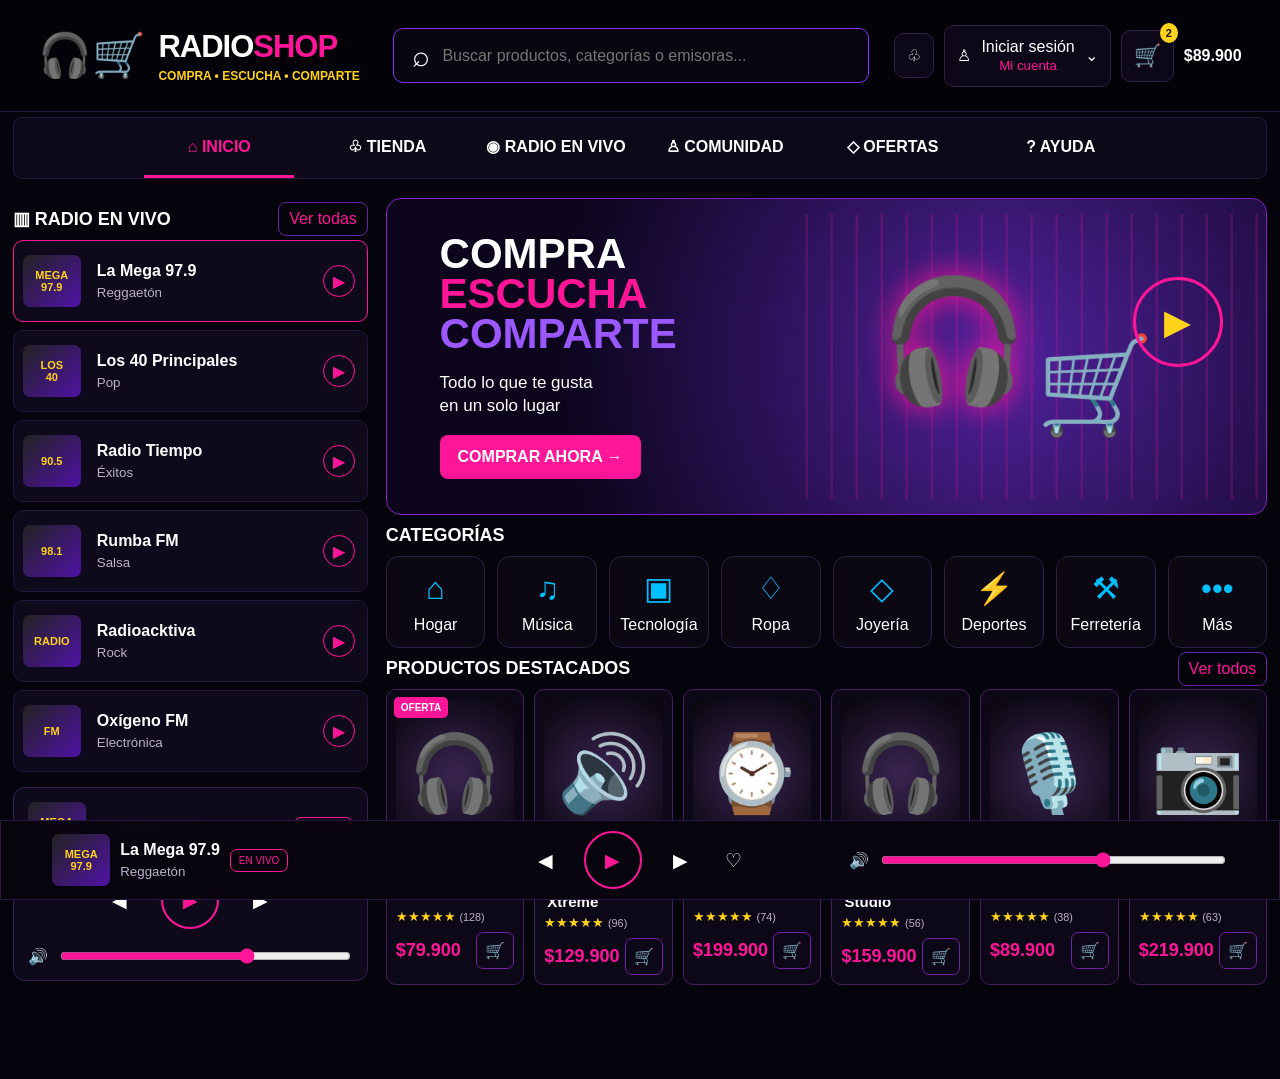
<file: RADIOSHOP_HOME/index.html>
<!-- RADIOSHOP: Página principal del proyecto -->
<!DOCTYPE html>
<html lang="es">
<head>
  <meta charset="UTF-8">
  <meta name="viewport" content="width=device-width, initial-scale=1.0">
  <title>Radioshop</title>
  <link rel="stylesheet" href="styles.css">
  <link rel="icon" href="RadioShop.png" type="image/png">
</head>
<body>

  <header class="top-header">
    <div class="brand">
      <div class="brand-icon">🎧🛒</div>
      <div>
        <h1>RADIO<span>SHOP</span></h1>
        <p>COMPRA • ESCUCHA • COMPARTE</p>
      </div>
    </div>

    <div class="search">
      <span>⌕</span>
      <input type="text" placeholder="Buscar productos, categorías o emisoras...">
    </div>

    <div class="header-actions">
      <button class="icon-btn">♧</button>
      <button class="account-btn">♙ <span>Iniciar sesión<br><small>Mi cuenta</small></span>⌄</button>
      <button class="cart-btn">🛒 <b>2</b></button>
      <strong>$89.900</strong>
    </div>
  </header>

  <nav class="main-nav">
    <button class="active">⌂ <span>INICIO</span></button>
    <button>♧ <span>TIENDA</span></button>
    <button>◉ <span>RADIO EN VIVO</span></button>
    <button>♙ <span>COMUNIDAD</span></button>
    <button>◇ <span>OFERTAS</span></button>
    <button>? <span>AYUDA</span></button>
  </nav>

  <main class="layout">

    <aside class="radio-sidebar">
      <div class="section-title">
        <h2>▥ RADIO EN VIVO</h2>
        <button>Ver todas</button>
      </div>

      <div class="station active-station">
        <div class="station-logo">MEGA<br>97.9</div>
        <div>
          <strong>La Mega 97.9</strong>
          <small>Reggaetón</small>
        </div>
        <button class="play-small">▶</button>
      </div>

      <div class="station">
        <div class="station-logo">LOS<br>40</div>
        <div>
          <strong>Los 40 Principales</strong>
          <small>Pop</small>
        </div>
        <button class="play-small">▶</button>
      </div>

      <div class="station">
        <div class="station-logo">90.5</div>
        <div>
          <strong>Radio Tiempo</strong>
          <small>Éxitos</small>
        </div>
        <button class="play-small">▶</button>
      </div>

      <div class="station">
        <div class="station-logo">98.1</div>
        <div>
          <strong>Rumba FM</strong>
          <small>Salsa</small>
        </div>
        <button class="play-small">▶</button>
      </div>

      <div class="station">
        <div class="station-logo">RADIO</div>
        <div>
          <strong>Radioacktiva</strong>
          <small>Rock</small>
        </div>
        <button class="play-small">▶</button>
      </div>

      <div class="station">
        <div class="station-logo">FM</div>
        <div>
          <strong>Oxígeno FM</strong>
          <small>Electrónica</small>
        </div>
        <button class="play-small">▶</button>
      </div>

      <div class="mini-player">
        <div class="now-playing">
          <div class="station-logo">MEGA<br>97.9</div>
          <div>
            <strong>La Mega 97.9</strong>
            <small>Reggaetón</small>
          </div>
          <span>EN VIVO</span>
        </div>

        <div class="player-controls">
          <button>◀</button>
          <button class="play-big">▶</button>
          <button>▶</button>
        </div>

        <div class="volume">
          <span>🔊</span>
          <input type="range" value="65">
        </div>
      </div>
    </aside>

    <section class="content">

      <div class="hero">
        <div class="hero-text">
          <h2>COMPRA<br><span>ESCUCHA</span><br><em>COMPARTE</em></h2>
          <p>Todo lo que te gusta<br>en un solo lugar</p>
          <button>COMPRAR AHORA →</button>
        </div>
        <div class="hero-art">
          <div class="headphones">🎧</div>
          <div class="basket">🛒</div>
          <div class="play-symbol">▶</div>
        </div>
      </div>

      <div class="section-heading">
        <h2>CATEGORÍAS</h2>
      </div>

      <div class="categories">
        <button><span>⌂</span>Hogar</button>
        <button><span>♫</span>Música</button>
        <button><span>▣</span>Tecnología</button>
        <button><span>♢</span>Ropa</button>
        <button><span>◇</span>Joyería</button>
        <button><span>⚡</span>Deportes</button>
        <button><span>⚒</span>Ferretería</button>
        <button><span>•••</span>Más</button>
      </div>

      <div class="section-heading products-heading">
        <h2>PRODUCTOS DESTACADOS</h2>
        <button>Ver todos</button>
      </div>

      <div class="products">

        <article class="product-card">
          <span class="offer">OFERTA</span>
          <div class="product-image">🎧</div>
          <h3>Audífonos Bluetooth Pro 5</h3>
          <div class="rating">★★★★★ <small>(128)</small></div>
          <div class="product-bottom">
            <strong>$79.900</strong>
            <button>🛒</button>
          </div>
        </article>

        <article class="product-card">
          <div class="product-image">🔊</div>
          <h3>Parlante Inalámbrico Xtreme</h3>
          <div class="rating">★★★★★ <small>(96)</small></div>
          <div class="product-bottom">
            <strong>$129.900</strong>
            <button>🛒</button>
          </div>
        </article>

        <article class="product-card">
          <div class="product-image">⌚</div>
          <h3>Smartwatch Ultra 2</h3>
          <div class="rating">★★★★★ <small>(74)</small></div>
          <div class="product-bottom">
            <strong>$199.900</strong>
            <button>🛒</button>
          </div>
        </article>

        <article class="product-card">
          <div class="product-image">🎧</div>
          <h3>Audífonos Over-Ear Studio</h3>
          <div class="rating">★★★★★ <small>(56)</small></div>
          <div class="product-bottom">
            <strong>$159.900</strong>
            <button>🛒</button>
          </div>
        </article>

        <article class="product-card">
          <div class="product-image">🎙️</div>
          <h3>Micrófono USB Condenser</h3>
          <div class="rating">★★★★★ <small>(38)</small></div>
          <div class="product-bottom">
            <strong>$89.900</strong>
            <button>🛒</button>
          </div>
        </article>

        <article class="product-card">
          <div class="product-image">📷</div>
          <h3>Cámara Deportiva 4K</h3>
          <div class="rating">★★★★★ <small>(63)</small></div>
          <div class="product-bottom">
            <strong>$219.900</strong>
            <button>🛒</button>
          </div>
        </article>

      </div>
    </section>
  </main>

  <footer class="bottom-player">
    <div class="bottom-song">
      <div class="station-logo">MEGA<br>97.9</div>
      <div>
        <strong>La Mega 97.9</strong>
        <small>Reggaetón</small>
      </div>
      <span>EN VIVO</span>
    </div>

    <div class="bottom-controls">
      <button>◀</button>
      <button class="play-big">▶</button>
      <button>▶</button>
      <button>♡</button>
    </div>

    <div class="bottom-volume">
      🔊 <input type="range" value="65">
    </div>
  </footer>

</body>
</html>
</file>
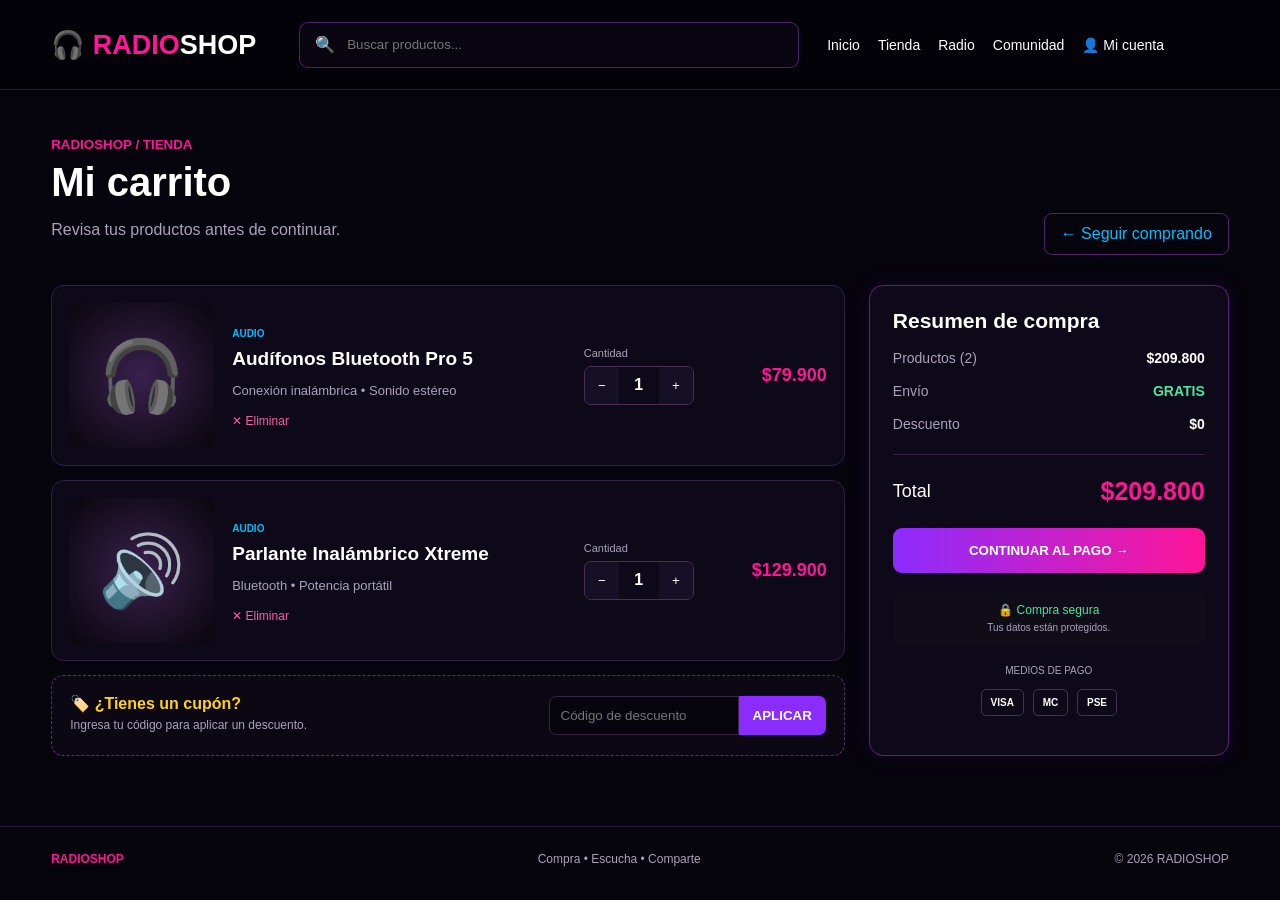
<file: RADIOSHOP_CARRITO/carrito.html>
<!DOCTYPE html>
<html lang="es">
<head>
    <meta charset="UTF-8">
    <meta name="viewport" content="width=device-width, initial-scale=1.0">
    <title>RADIOSHOP - Carrito</title>

    <!-- Conectar el CSS -->
    <link rel="stylesheet" href="carrito.css">
</head>

<body>

    <!-- ENCABEZADO -->
    <header class="header">

        <a href="index.html" class="logo">
            🎧 <span>RADIO</span>SHOP
        </a>

        <div class="search">
            🔍
            <input type="text" placeholder="Buscar productos...">
        </div>

        <nav>
            <a href="index.html">Inicio</a>
            <a href="#">Tienda</a>
            <a href="#">Radio</a>
            <a href="#">Comunidad</a>
            <a href="#">👤 Mi cuenta</a>
        </nav>

    </header>


    <!-- CONTENIDO PRINCIPAL -->
    <main class="container">

        <div class="title">

            <div>
                <small>RADIOSHOP / TIENDA</small>

                <h1>Mi carrito</h1>

                <p>
                    Revisa tus productos antes de continuar.
                </p>
            </div>

            <a href="index.html" class="continue">
                ← Seguir comprando
            </a>

        </div>


        <section class="cart-layout">


            <!-- PRODUCTOS -->
            <div class="items">


                <!-- PRODUCTO 1 -->
                <article class="item">

                    <div class="product-image">
                        🎧
                    </div>

                    <div class="product-info">

                        <span>AUDIO</span>

                        <h2>
                            Audífonos Bluetooth Pro 5
                        </h2>

                        <p>
                            Conexión inalámbrica • Sonido estéreo
                        </p>

                        <button class="remove">
                            ✕ Eliminar
                        </button>

                    </div>


                    <div class="quantity">

                        <small>Cantidad</small>

                        <div class="quantity-box">

                            <button>−</button>

                            <strong>1</strong>

                            <button>+</button>

                        </div>

                    </div>


                    <strong class="price">
                        $79.900
                    </strong>

                </article>



                <!-- PRODUCTO 2 -->
                <article class="item">

                    <div class="product-image">
                        🔊
                    </div>

                    <div class="product-info">

                        <span>AUDIO</span>

                        <h2>
                            Parlante Inalámbrico Xtreme
                        </h2>

                        <p>
                            Bluetooth • Potencia portátil
                        </p>

                        <button class="remove">
                            ✕ Eliminar
                        </button>

                    </div>


                    <div class="quantity">

                        <small>Cantidad</small>

                        <div class="quantity-box">

                            <button>−</button>

                            <strong>1</strong>

                            <button>+</button>

                        </div>

                    </div>


                    <strong class="price">
                        $129.900
                    </strong>

                </article>



                <!-- CUPÓN -->
                <div class="coupon">

                    <div>

                        <strong>
                            🏷️ ¿Tienes un cupón?
                        </strong>

                        <p>
                            Ingresa tu código para aplicar un descuento.
                        </p>

                    </div>


                    <div class="coupon-form">

                        <input
                            type="text"
                            placeholder="Código de descuento"
                        >

                        <button>
                            APLICAR
                        </button>

                    </div>

                </div>

            </div>



            <!-- RESUMEN -->
            <aside class="summary">

                <h2>
                    Resumen de compra
                </h2>


                <div class="summary-row">

                    <span>
                        Productos (2)
                    </span>

                    <strong>
                        $209.800
                    </strong>

                </div>


                <div class="summary-row">

                    <span>
                        Envío
                    </span>

                    <strong class="free">
                        GRATIS
                    </strong>

                </div>


                <div class="summary-row">

                    <span>
                        Descuento
                    </span>

                    <strong>
                        $0
                    </strong>

                </div>


                <hr>


                <div class="total">

                    <span>
                        Total
                    </span>

                    <strong>
                        $209.800
                    </strong>

                </div>


                <button class="checkout">
                    CONTINUAR AL PAGO →
                </button>


                <div class="secure">

                    🔒 Compra segura

                    <small>
                        Tus datos están protegidos.
                    </small>

                </div>


                <div class="payment">

                    MEDIOS DE PAGO

                    <div>

                        <b>VISA</b>
                        <b>MC</b>
                        <b>PSE</b>

                    </div>

                </div>

            </aside>

        </section>

    </main>


    <!-- PIE DE PÁGINA -->
    <footer>

        <strong>RADIOSHOP</strong>

        <span>
            Compra • Escucha • Comparte
        </span>

        <span>
            © 2026 RADIOSHOP
        </span>

    </footer>

</body>
</html>
</file>
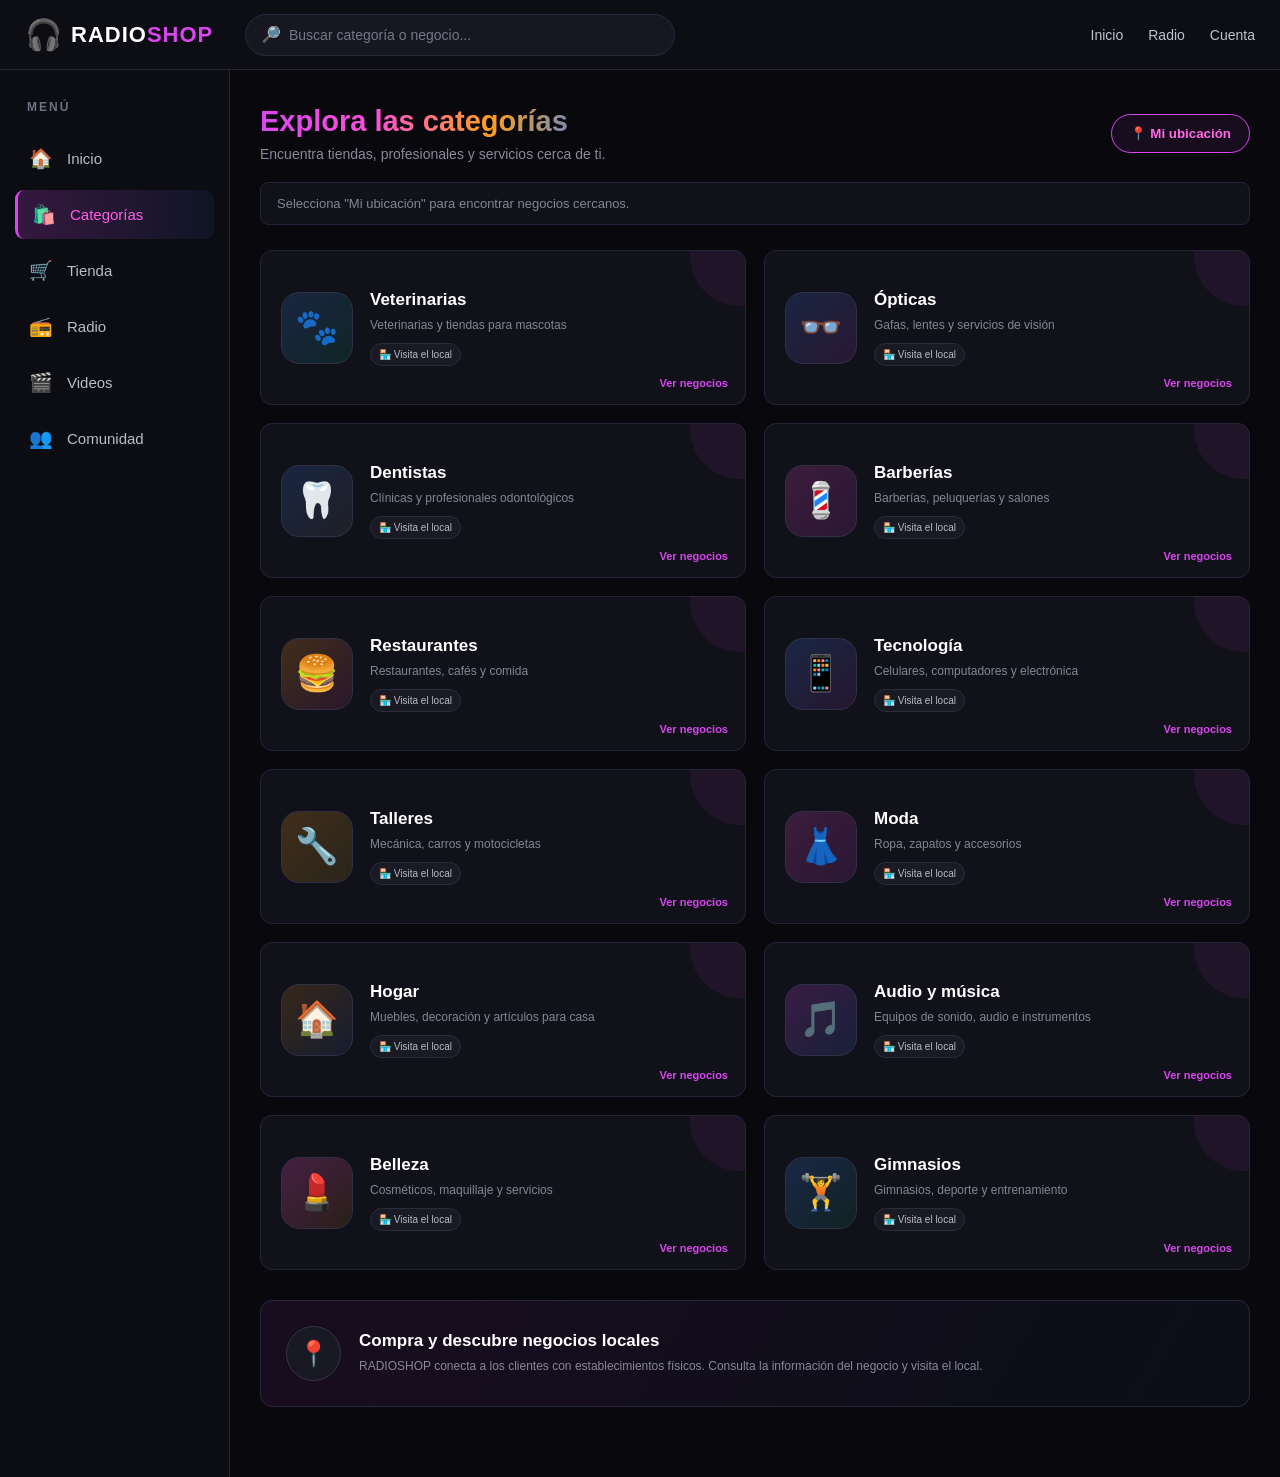
<file: RADIOSHOP_CATEGORIA/categorias.html>
<!DOCTYPE html>
<html lang="es">
<head>
    <meta charset="UTF-8">
    <meta name="viewport" content="width=device-width, initial-scale=1.0">

    <title>RADIOSHOP - Categorías</title>

    <link rel="stylesheet" href="categorias.css">
</head>

<body>

    <!-- =====================================
         BARRA SUPERIOR
    ====================================== -->

    <header class="topbar">

        <div class="logo">
            <span class="logo-icon">🎧</span>
            <span>RADIO<span>SHOP</span></span>
        </div>

        <div class="search-box">

            <span>🔎</span>

            <input
                type="text"
                id="searchInput"
                placeholder="Buscar categoría o negocio..."
            >

        </div>

        <nav class="top-menu">

            <a href="#">Inicio</a>
            <a href="#">Radio</a>
            <a href="#">Cuenta</a>

        </nav>

        <button
            class="mobile-menu-btn"
            id="mobileMenuBtn"
        >
            ☰
        </button>

    </header>


    <!-- =====================================
         ESTRUCTURA PRINCIPAL
    ====================================== -->

    <div class="layout">


        <!-- =================================
             MENÚ LATERAL
        ================================== -->

        <aside
            class="sidebar"
            id="sidebar"
        >

            <div class="menu-title">
                MENÚ
            </div>

            <a href="#" class="menu-item">
                <span>🏠</span>
                <span>Inicio</span>
            </a>

            <a href="#" class="menu-item active">
                <span>🛍️</span>
                <span>Categorías</span>
            </a>

            <a href="#" class="menu-item">
                <span>🛒</span>
                <span>Tienda</span>
            </a>

            <a href="#" class="menu-item">
                <span>📻</span>
                <span>Radio</span>
            </a>

            <a href="#" class="menu-item">
                <span>🎬</span>
                <span>Videos</span>
            </a>

            <a href="#" class="menu-item">
                <span>👥</span>
                <span>Comunidad</span>
            </a>

        </aside>


        <!-- =================================
             CONTENIDO
        ================================== -->

        <main class="content">


            <!-- ENCABEZADO -->

            <section class="page-header">

                <div>

                    <h1>
                        Explora las categorías
                    </h1>

                    <p>
                        Encuentra tiendas, profesionales y servicios
                        cerca de ti.
                    </p>

                </div>

                <button
                    class="location-button"
                    id="locationButton"
                >
                    📍 Mi ubicación
                </button>

            </section>


            <!-- MENSAJE DE UBICACIÓN -->

            <div
                class="location-message"
                id="locationMessage"
            >
                Selecciona "Mi ubicación" para encontrar
                negocios cercanos.
            </div>


            <!-- =================================
                 CATEGORÍAS
            ================================== -->

            <section class="categories-grid" id="categoriesGrid">


                <!-- VETERINARIA -->

                <article
                    class="category-card"
                    data-category="veterinaria mascotas animales"
                >

                    <div class="category-icon veterinary">
                        🐾
                    </div>

                    <div class="category-info">

                        <h2>
                            Veterinarias
                        </h2>

                        <p>
                            Veterinarias y tiendas para mascotas
                        </p>

                        <span class="local-badge">
                            🏪 Visita el local
                        </span>

                    </div>

                    <button class="category-button">
                        Ver negocios
                    </button>

                </article>


                <!-- ÓPTICAS -->

                <article
                    class="category-card"
                    data-category="optica gafas lentes vision"
                >

                    <div class="category-icon optics">
                        👓
                    </div>

                    <div class="category-info">

                        <h2>
                            Ópticas
                        </h2>

                        <p>
                            Gafas, lentes y servicios de visión
                        </p>

                        <span class="local-badge">
                            🏪 Visita el local
                        </span>

                    </div>

                    <button class="category-button">
                        Ver negocios
                    </button>

                </article>


                <!-- DENTISTAS -->

                <article
                    class="category-card"
                    data-category="dentista odontologia dientes clinica dental"
                >

                    <div class="category-icon dental">
                        🦷
                    </div>

                    <div class="category-info">

                        <h2>
                            Dentistas
                        </h2>

                        <p>
                            Clínicas y profesionales odontológicos
                        </p>

                        <span class="local-badge">
                            🏪 Visita el local
                        </span>

                    </div>

                    <button class="category-button">
                        Ver negocios
                    </button>

                </article>


                <!-- BARBERÍAS -->

                <article
                    class="category-card"
                    data-category="barberia peluqueria cabello belleza"
                >

                    <div class="category-icon barber">
                        💈
                    </div>

                    <div class="category-info">

                        <h2>
                            Barberías
                        </h2>

                        <p>
                            Barberías, peluquerías y salones
                        </p>

                        <span class="local-badge">
                            🏪 Visita el local
                        </span>

                    </div>

                    <button class="category-button">
                        Ver negocios
                    </button>

                </article>


                <!-- RESTAURANTES -->

                <article
                    class="category-card"
                    data-category="restaurante comida alimentos cafe"
                >

                    <div class="category-icon restaurant">
                        🍔
                    </div>

                    <div class="category-info">

                        <h2>
                            Restaurantes
                        </h2>

                        <p>
                            Restaurantes, cafés y comida
                        </p>

                        <span class="local-badge">
                            🏪 Visita el local
                        </span>

                    </div>

                    <button class="category-button">
                        Ver negocios
                    </button>

                </article>


                <!-- TECNOLOGÍA -->

                <article
                    class="category-card"
                    data-category="tecnologia celulares computadores electronica"
                >

                    <div class="category-icon technology">
                        📱
                    </div>

                    <div class="category-info">

                        <h2>
                            Tecnología
                        </h2>

                        <p>
                            Celulares, computadores y electrónica
                        </p>

                        <span class="local-badge">
                            🏪 Visita el local
                        </span>

                    </div>

                    <button class="category-button">
                        Ver negocios
                    </button>

                </article>


                <!-- TALLERES -->

                <article
                    class="category-card"
                    data-category="taller mecanica carros motos automoviles"
                >

                    <div class="category-icon mechanic">
                        🔧
                    </div>

                    <div class="category-info">

                        <h2>
                            Talleres
                        </h2>

                        <p>
                            Mecánica, carros y motocicletas
                        </p>

                        <span class="local-badge">
                            🏪 Visita el local
                        </span>

                    </div>

                    <button class="category-button">
                        Ver negocios
                    </button>

                </article>


                <!-- MODA -->

                <article
                    class="category-card"
                    data-category="moda ropa zapatos vestuario"
                >

                    <div class="category-icon fashion">
                        👗
                    </div>

                    <div class="category-info">

                        <h2>
                            Moda
                        </h2>

                        <p>
                            Ropa, zapatos y accesorios
                        </p>

                        <span class="local-badge">
                            🏪 Visita el local
                        </span>

                    </div>

                    <button class="category-button">
                        Ver negocios
                    </button>

                </article>


                <!-- HOGAR -->

                <article
                    class="category-card"
                    data-category="hogar muebles decoracion casa"
                >

                    <div class="category-icon home">
                        🏠
                    </div>

                    <div class="category-info">

                        <h2>
                            Hogar
                        </h2>

                        <p>
                            Muebles, decoración y artículos para casa
                        </p>

                        <span class="local-badge">
                            🏪 Visita el local
                        </span>

                    </div>

                    <button class="category-button">
                        Ver negocios
                    </button>

                </article>


                <!-- AUDIO -->

                <article
                    class="category-card"
                    data-category="audio musica sonido parlantes audifonos"
                >

                    <div class="category-icon audio">
                        🎵
                    </div>

                    <div class="category-info">

                        <h2>
                            Audio y música
                        </h2>

                        <p>
                            Equipos de sonido, audio e instrumentos
                        </p>

                        <span class="local-badge">
                            🏪 Visita el local
                        </span>

                    </div>

                    <button class="category-button">
                        Ver negocios
                    </button>

                </article>


                <!-- BELLEZA -->

                <article
                    class="category-card"
                    data-category="belleza cosmeticos maquillaje spa"
                >

                    <div class="category-icon beauty">
                        💄
                    </div>

                    <div class="category-info">

                        <h2>
                            Belleza
                        </h2>

                        <p>
                            Cosméticos, maquillaje y servicios
                        </p>

                        <span class="local-badge">
                            🏪 Visita el local
                        </span>

                    </div>

                    <button class="category-button">
                        Ver negocios
                    </button>

                </article>


                <!-- GIMNASIOS -->

                <article
                    class="category-card"
                    data-category="gimnasio deporte fitness entrenamiento"
                >

                    <div class="category-icon gym">
                        🏋️
                    </div>

                    <div class="category-info">

                        <h2>
                            Gimnasios
                        </h2>

                        <p>
                            Gimnasios, deporte y entrenamiento
                        </p>

                        <span class="local-badge">
                            🏪 Visita el local
                        </span>

                    </div>

                    <button class="category-button">
                        Ver negocios
                    </button>

                </article>

            </section>


            <!-- SIN RESULTADOS -->

            <div
                class="no-results"
                id="noResults"
            >
                🔎 No encontramos ninguna categoría.
            </div>


            <!-- =================================
                 INFORMACIÓN
            ================================== -->

            <section class="local-info">

                <div class="local-info-icon">
                    📍
                </div>

                <div>

                    <h2>
                        Compra y descubre negocios locales
                    </h2>

                    <p>
                        RADIOSHOP conecta a los clientes con
                        establecimientos físicos. Consulta la
                        información del negocio y visita el local.
                    </p>

                </div>

            </section>

        </main>

    </div>


    <script src="categorias.js"></script>

</body>
</html>
</file>
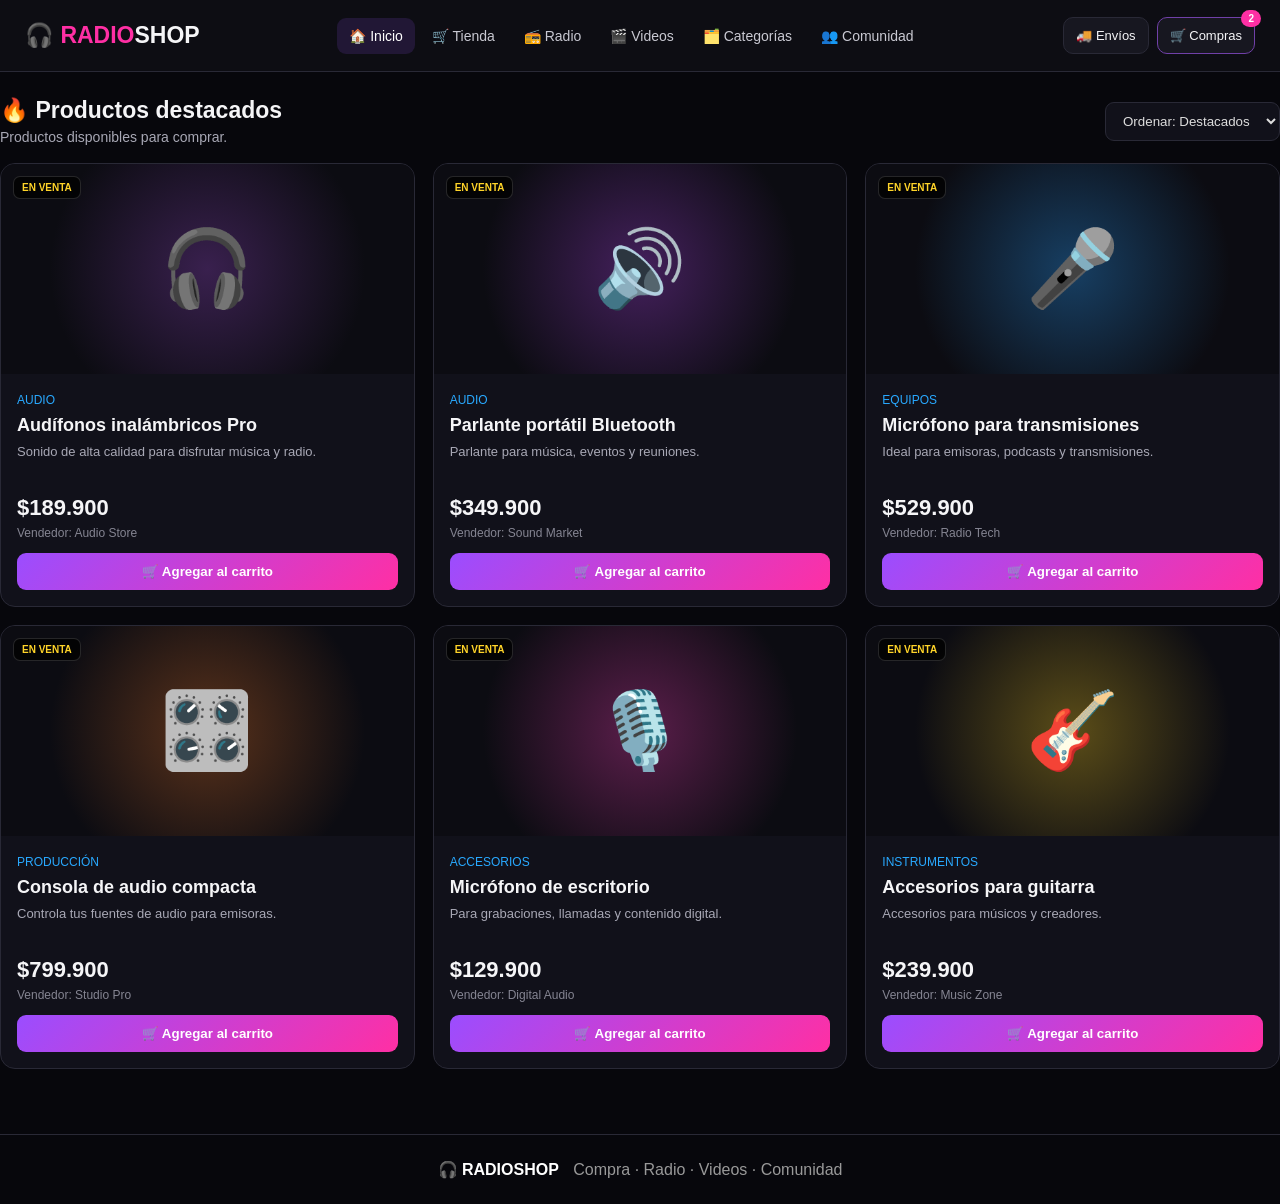
<file: RADIOSHOP_INICIO/inicio.html>
<!DOCTYPE html>
<html lang="es">

<head>
    <meta charset="UTF-8">
    <meta name="viewport" content="width=device-width, initial-scale=1.0">

    <title>RADIOSHOP | Inicio</title>

    <link rel="stylesheet" href="inicio.css">
</head>

<body>

    <!-- =========================
         BARRA SUPERIOR
    ========================== -->

    <header class="barra-superior">

        <a href="inicio.html" class="logo">
            🎧 <span>RADIO</span>SHOP
        </a>

        <nav class="menu">

            <a href="inicio.html" class="activo">
                🏠 Inicio
            </a>

            <a href="carrito.html">
                🛒 Tienda
            </a>

            <a href="registro-emisora.html">
                📻 Radio
            </a>

            <a href="video-anuncios.html">
                🎬 Videos
            </a>

            <a href="categorias.html">
                🗂️ Categorías
            </a>

            <a href="comunidad.html">
                👥 Comunidad
            </a>

        </nav>

        <!-- Carritos -->

        <div class="carritos">

            <a href="envios.html" class="carrito-envios">
                🚚
                <span>Envíos</span>
            </a>

            <a href="carrito.html" class="carrito-compras">

                🛒
                <span>Compras</span>

                <b id="contador-carrito">2</b>

            </a>

        </div>

    </header>




    <!-- =========================
         PRODUCTOS
    ========================== -->

    <main class="contenedor">

        <div class="titulo-productos">

            <div>

                <h2>
                    🔥 Productos destacados
                </h2>

                <p>
                    Productos disponibles para comprar.
                </p>

            </div>


            <!-- Ordenar -->

            <select id="ordenar">

                <option value="destacados">
                    Ordenar: Destacados
                </option>

                <option value="menor">
                    Precio menor
                </option>

                <option value="mayor">
                    Precio mayor
                </option>

            </select>

        </div>


        <!-- =========================
             LISTA DE PRODUCTOS
        ========================== -->

        <section class="productos" id="productos">


            <!-- PRODUCTO 1 -->

            <article class="producto" data-precio="189900">

                <div class="imagen-producto">

                    🎧

                    <span>
                        EN VENTA
                    </span>

                </div>

                <div class="informacion">

                    <small>
                        AUDIO
                    </small>

                    <h3>
                        Audífonos inalámbricos Pro
                    </h3>

                    <p>
                        Sonido de alta calidad para disfrutar
                        música y radio.
                    </p>

                    <div class="precio">
                        $189.900
                    </div>

                    <div class="vendedor">
                        Vendedor: Audio Store
                    </div>

                    <button class="agregar-carrito">
                        🛒 Agregar al carrito
                    </button>

                </div>

            </article>


            <!-- PRODUCTO 2 -->

            <article class="producto" data-precio="349900">

                <div class="imagen-producto morado">

                    🔊

                    <span>
                        EN VENTA
                    </span>

                </div>

                <div class="informacion">

                    <small>
                        AUDIO
                    </small>

                    <h3>
                        Parlante portátil Bluetooth
                    </h3>

                    <p>
                        Parlante para música, eventos y reuniones.
                    </p>

                    <div class="precio">
                        $349.900
                    </div>

                    <div class="vendedor">
                        Vendedor: Sound Market
                    </div>

                    <button class="agregar-carrito">
                        🛒 Agregar al carrito
                    </button>

                </div>

            </article>


            <!-- PRODUCTO 3 -->

            <article class="producto" data-precio="529900">

                <div class="imagen-producto azul">

                    🎤

                    <span>
                        EN VENTA
                    </span>

                </div>

                <div class="informacion">

                    <small>
                        EQUIPOS
                    </small>

                    <h3>
                        Micrófono para transmisiones
                    </h3>

                    <p>
                        Ideal para emisoras, podcasts y transmisiones.
                    </p>

                    <div class="precio">
                        $529.900
                    </div>

                    <div class="vendedor">
                        Vendedor: Radio Tech
                    </div>

                    <button class="agregar-carrito">
                        🛒 Agregar al carrito
                    </button>

                </div>

            </article>


            <!-- PRODUCTO 4 -->

            <article class="producto" data-precio="799900">

                <div class="imagen-producto naranja">

                    🎛️

                    <span>
                        EN VENTA
                    </span>

                </div>

                <div class="informacion">

                    <small>
                        PRODUCCIÓN
                    </small>

                    <h3>
                        Consola de audio compacta
                    </h3>

                    <p>
                        Controla tus fuentes de audio para emisoras.
                    </p>

                    <div class="precio">
                        $799.900
                    </div>

                    <div class="vendedor">
                        Vendedor: Studio Pro
                    </div>

                    <button class="agregar-carrito">
                        🛒 Agregar al carrito
                    </button>

                </div>

            </article>


            <!-- PRODUCTO 5 -->

            <article class="producto" data-precio="129900">

                <div class="imagen-producto rosado">

                    🎙️

                    <span>
                        EN VENTA
                    </span>

                </div>

                <div class="informacion">

                    <small>
                        ACCESORIOS
                    </small>

                    <h3>
                        Micrófono de escritorio
                    </h3>

                    <p>
                        Para grabaciones, llamadas y contenido digital.
                    </p>

                    <div class="precio">
                        $129.900
                    </div>

                    <div class="vendedor">
                        Vendedor: Digital Audio
                    </div>

                    <button class="agregar-carrito">
                        🛒 Agregar al carrito
                    </button>

                </div>

            </article>


            <!-- PRODUCTO 6 -->

            <article class="producto" data-precio="239900">

                <div class="imagen-producto amarillo">

                    🎸

                    <span>
                        EN VENTA
                    </span>

                </div>

                <div class="informacion">

                    <small>
                        INSTRUMENTOS
                    </small>

                    <h3>
                        Accesorios para guitarra
                    </h3>

                    <p>
                        Accesorios para músicos y creadores.
                    </p>

                    <div class="precio">
                        $239.900
                    </div>

                    <div class="vendedor">
                        Vendedor: Music Zone
                    </div>

                    <button class="agregar-carrito">
                        🛒 Agregar al carrito
                    </button>

                </div>

            </article>

        </section>

    </main>


    <!-- =========================
         PIE DE PÁGINA
    ========================== -->

    <footer>

        🎧 <strong>RADIOSHOP</strong>

        <span>
            Compra · Radio · Videos · Comunidad
        </span>

    </footer>


    <script src="inicio.js"></script>

</body>

</html>
</file>
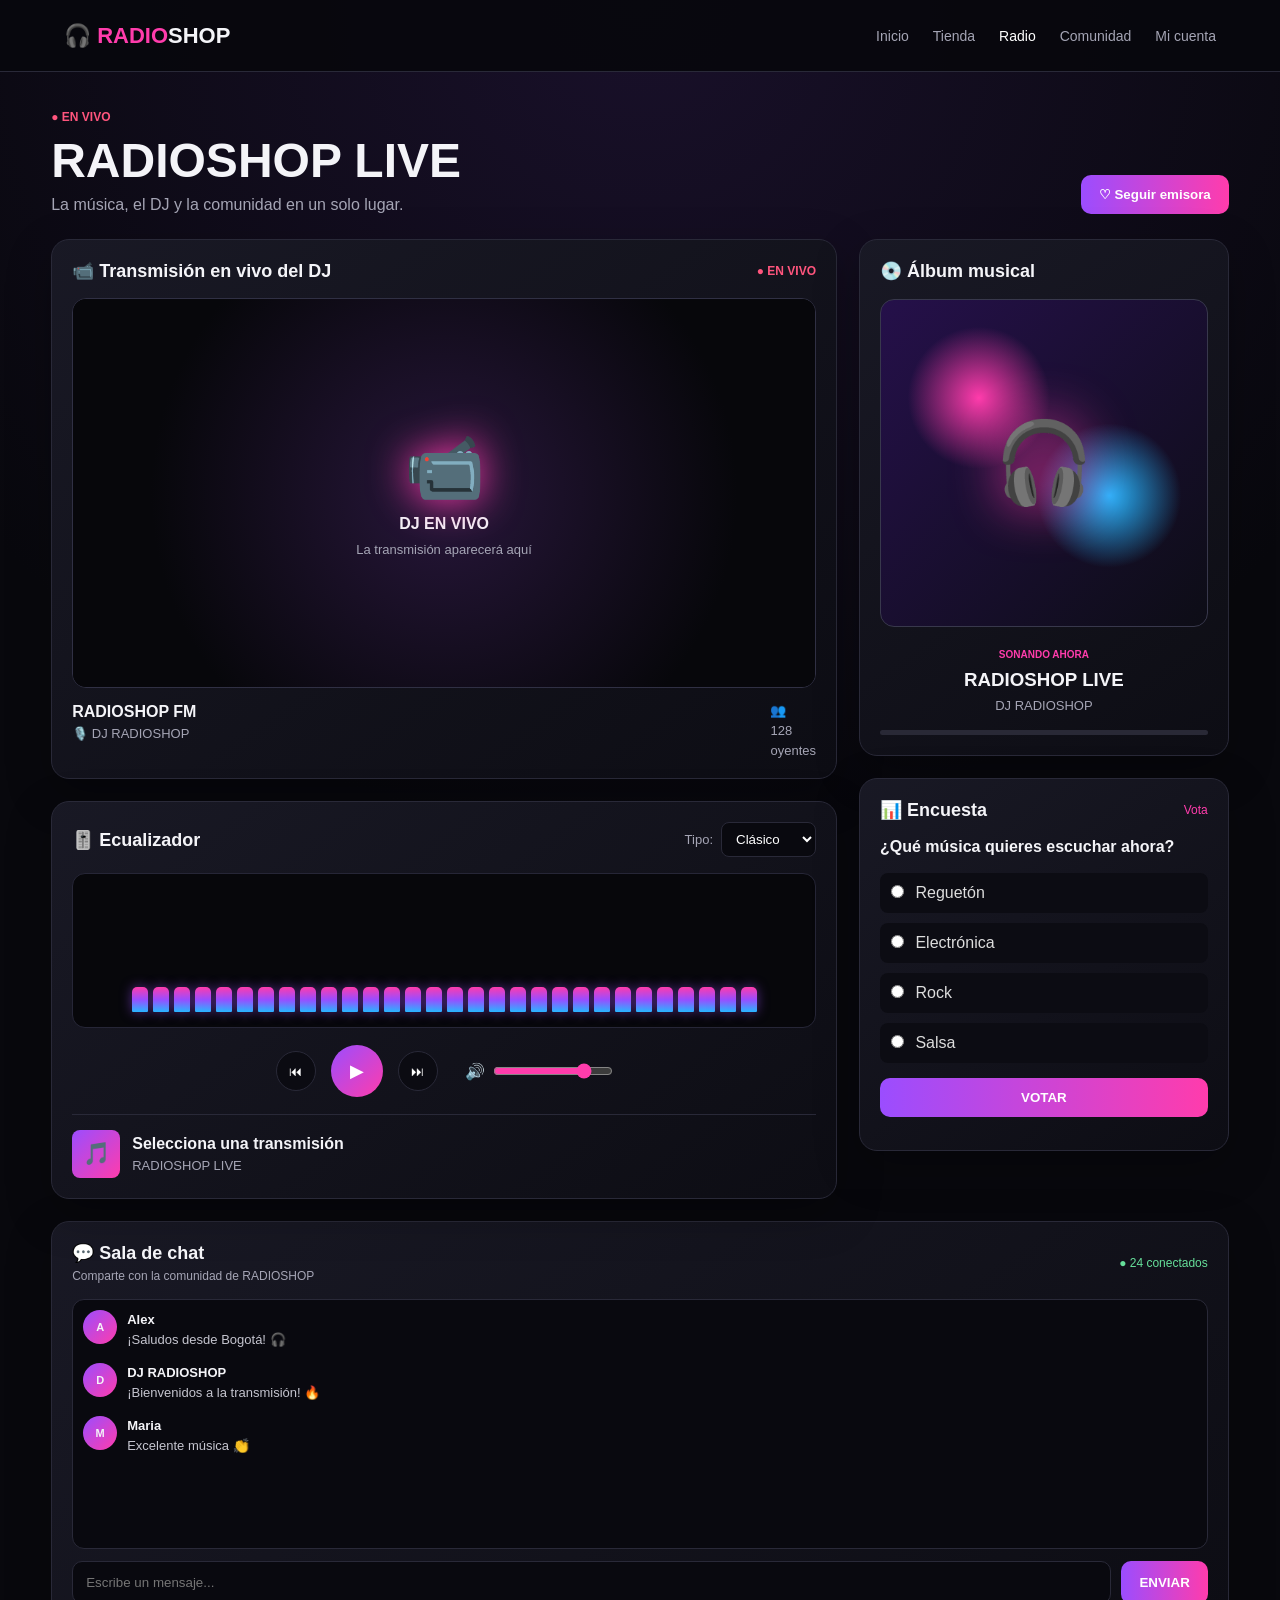
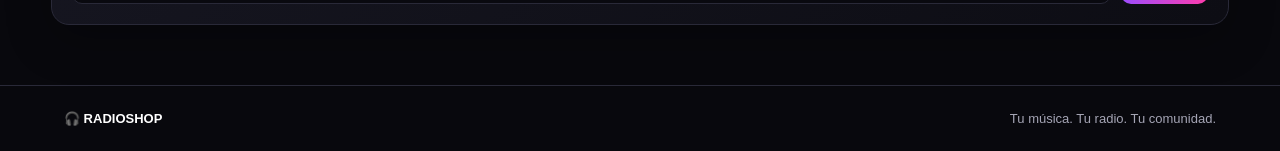
<file: RADIOSHOP_PAGINA EMISORA/emisora.html>
<!-- RADIOSHOP: Estructura HTML de la página de emisora en vivo -->
<!DOCTYPE html>
<html lang="es">
<head>
<meta charset="UTF-8">
<meta name="viewport" content="width=device-width, initial-scale=1.0">
<title>RADIOSHOP | Emisora en Vivo</title>
<link rel="stylesheet" href="emisora.css">
</head>
<body>
<header class="encabezado">
  <a class="logo" href="#">🎧 <span>RADIO</span>SHOP</a>
  <nav>
    <a href="#">Inicio</a><a href="#">Tienda</a><a class="activo" href="#">Radio</a>
    <a href="#">Comunidad</a><a href="#">Mi cuenta</a>
  </nav>
</header>

<main class="contenedor">
<section class="titulo">
  <div><span class="etiqueta-vivo">● EN VIVO</span><h1>RADIOSHOP LIVE</h1>
  <p>La música, el DJ y la comunidad en un solo lugar.</p></div>
  <button class="btn-seguir" id="btnSeguir">♡ Seguir emisora</button>
</section>

<section class="zona-principal">
<div class="columna-izquierda">
<article class="tarjeta video-card">
  <div class="encabezado-tarjeta"><h2>📹 Transmisión en vivo del DJ</h2><span class="estado">● EN VIVO</span></div>
  <div class="video">
    <video id="videoDJ" controls></video>
    <div class="video-placeholder"><div class="camara">📹</div><strong>DJ EN VIVO</strong><span>La transmisión aparecerá aquí</span></div>
  </div>
  <div class="datos-dj"><div><strong>RADIOSHOP FM</strong><span>🎙️ DJ RADIOSHOP</span></div>
  <div class="oyentes">👥 <span id="oyentes">128</span> oyentes</div></div>
</article>

<article class="tarjeta">
  <div class="encabezado-tarjeta"><h2>🎚️ Ecualizador</h2>
  <label class="selector"><span>Tipo:</span><select id="tipoEcualizador">
    <option value="clasico">Clásico</option><option value="neon">Neon</option>
    <option value="espectro">Espectro</option><option value="ondas">Ondas</option>
  </select></label></div>
  <div class="ecualizador" id="ecualizador"><div class="barras">
    <span></span><span></span><span></span><span></span><span></span><span></span><span></span><span></span><span></span><span></span>
    <span></span><span></span><span></span><span></span><span></span><span></span><span></span><span></span><span></span><span></span>
    <span></span><span></span><span></span><span></span><span></span><span></span><span></span><span></span><span></span><span></span>
  </div></div>
  <div class="controles">
    <button id="btnAnterior">⏮</button><button id="btnPlay" class="play">▶</button><button id="btnSiguiente">⏭</button>
    <label class="volumen">🔊 <input id="volumen" type="range" min="0" max="100" value="80"></label>
  </div>
  <div class="cancion"><div class="mini-portada">🎵</div><div>
    <strong id="cancionActual">Selecciona una transmisión</strong><span id="artistaActual">RADIOSHOP LIVE</span>
  </div></div>
</article>
</div>

<aside class="columna-derecha">
<article class="tarjeta album-card"><h2>💿 Álbum musical</h2>
  <div class="portada"><div>🎧</div></div>
  <div class="album-info"><span class="pequeno">SONANDO AHORA</span><h3 id="albumNombre">RADIOSHOP LIVE</h3><p id="albumArtista">DJ RADIOSHOP</p></div>
  <div class="progreso"><div class="barra-progreso" id="barraProgreso"></div></div>
</article>

<article class="tarjeta encuesta-card">
  <div class="titulo-seccion"><h2>📊 Encuesta</h2><span>Vota</span></div>
  <p class="pregunta">¿Qué música quieres escuchar ahora?</p>
  <div class="opciones">
    <label><input type="radio" name="encuesta" value="Reguetón"> Reguetón</label>
    <label><input type="radio" name="encuesta" value="Electrónica"> Electrónica</label>
    <label><input type="radio" name="encuesta" value="Rock"> Rock</label>
    <label><input type="radio" name="encuesta" value="Salsa"> Salsa</label>
  </div>
  <button class="btn-votar" id="btnVotar">VOTAR</button><div id="resultadoEncuesta" class="resultado"></div>
</article>
</aside>
</section>

<section class="tarjeta chat-card">
  <div class="encabezado-tarjeta"><div><h2>💬 Sala de chat</h2><span class="subtitulo">Comparte con la comunidad de RADIOSHOP</span></div>
  <span class="usuarios-chat">● <span id="usuariosChat">24</span> conectados</span></div>
  <div class="mensajes" id="mensajes">
    <div class="mensaje"><div class="avatar">A</div><div><strong>Alex</strong><p>¡Saludos desde Bogotá! 🎧</p></div></div>
    <div class="mensaje"><div class="avatar">D</div><div><strong>DJ RADIOSHOP</strong><p>¡Bienvenidos a la transmisión! 🔥</p></div></div>
    <div class="mensaje"><div class="avatar">M</div><div><strong>Maria</strong><p>Excelente música 👏</p></div></div>
  </div>
  <form class="escribir" id="formChat"><input id="mensajeInput" type="text" maxlength="200" placeholder="Escribe un mensaje..." autocomplete="off">
  <button type="submit">ENVIAR</button></form>
</section>
</main>
<footer><strong>🎧 RADIOSHOP</strong><span>Tu música. Tu radio. Tu comunidad.</span></footer>
<script src="emisora.js"></script>
</body>
</html>
</file>
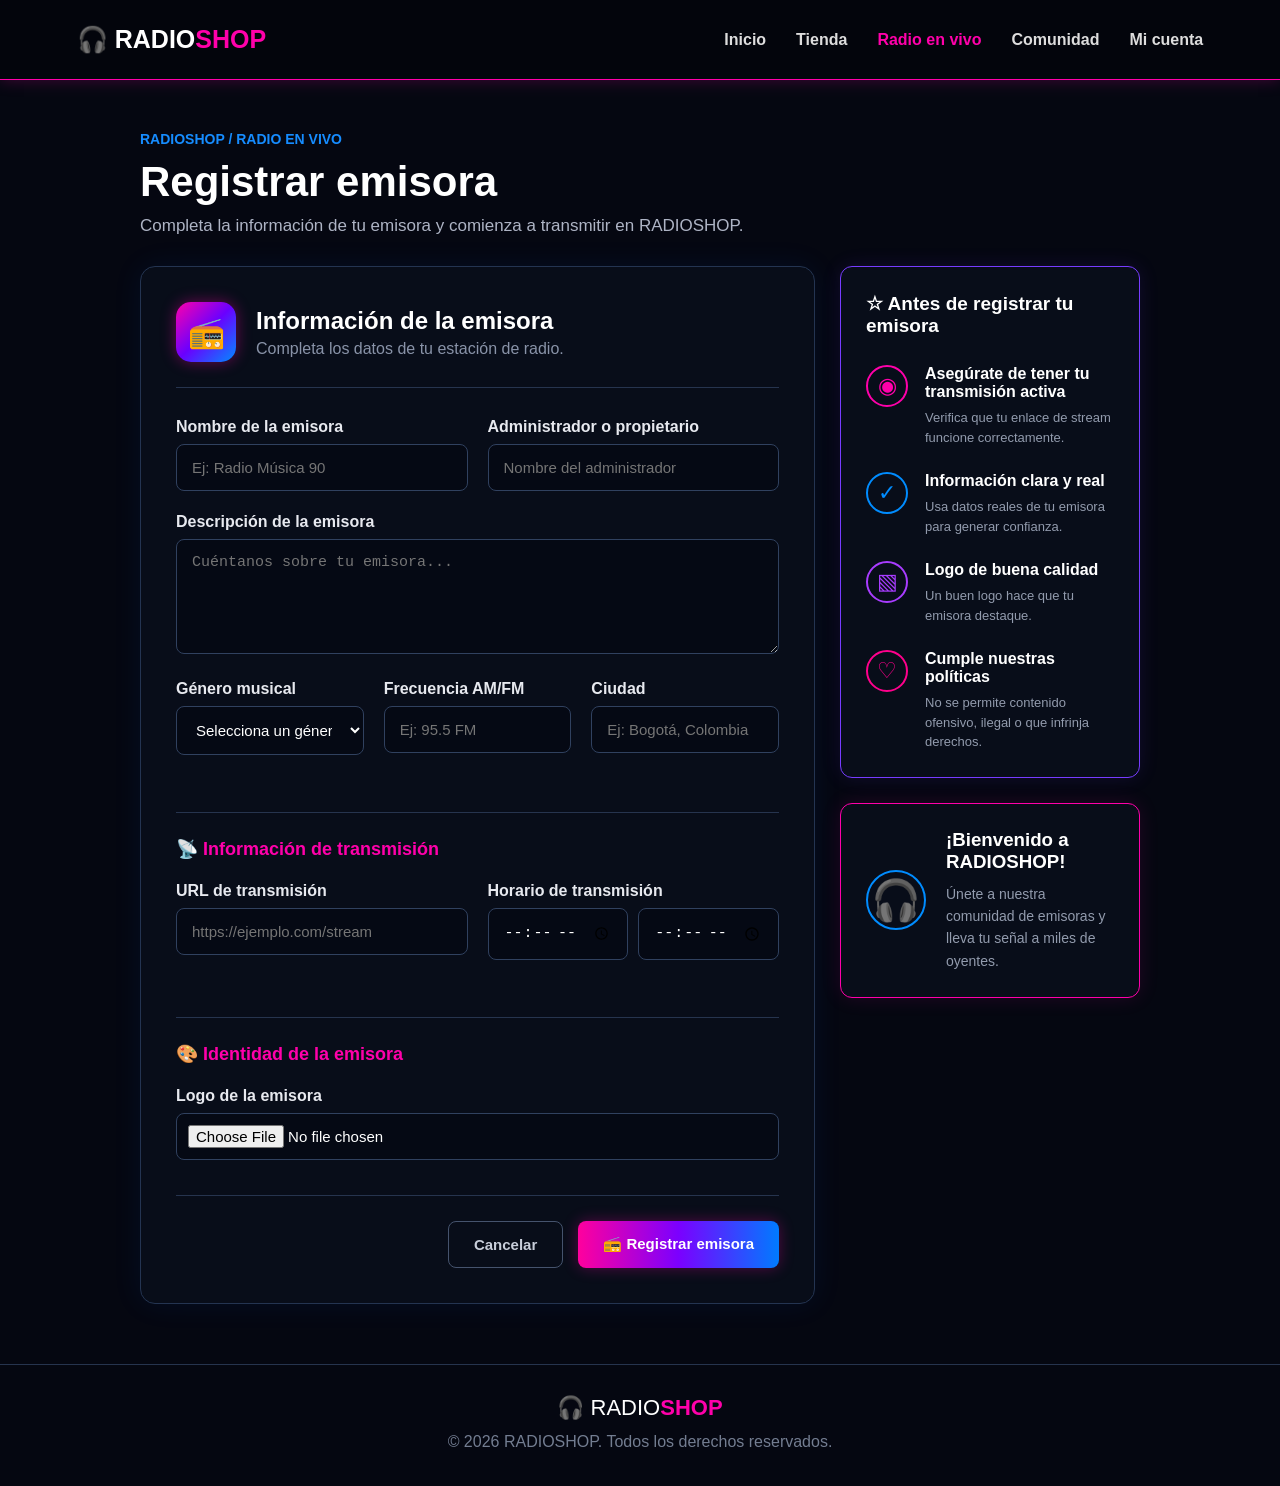
<file: RADIOSHOP_REGISTRO EMISORA/registro-emisora.html>
<!DOCTYPE html>
<html lang="es">
<head>
    <meta charset="UTF-8">
    <meta name="viewport" content="width=device-width, initial-scale=1.0">
    <title>Registrar emisora - RADIOSHOP</title>

    <link rel="stylesheet" href="registro-emisora.css">
</head>

<body>

    <!-- ENCABEZADO -->
    <header class="header">

        <div class="logo">
            🎧 <span>RADIO</span><strong>SHOP</strong>
        </div>

        <nav>
            <a href="#">Inicio</a>
            <a href="#">Tienda</a>
            <a href="#" class="activo">Radio en vivo</a>
            <a href="#">Comunidad</a>
            <a href="#">Mi cuenta</a>
        </nav>

    </header>


    <!-- CONTENIDO -->
    <main class="contenedor">

    <div class="titulo">
        <span>RADIOSHOP / RADIO EN VIVO</span>
        <h1>Registrar emisora</h1>
        <p>
            Completa la información de tu emisora y comienza a transmitir
            en RADIOSHOP.
        </p>
    </div>


    <!-- TODO ESTO DEBE ESTAR DENTRO DEL MISMO CONTENEDOR -->
    <div class="contenido-registro">

        <!-- FORMULARIO IZQUIERDO -->
        <section class="formulario">

            <div class="encabezado-formulario">
                <div class="icono-radio">📻</div>

                <div>
                    <h2>Información de la emisora</h2>
                    <p>Completa los datos de tu estación de radio.</p>
                </div>
            </div>

            <form>

                <div class="fila">

                    <div class="campo">
                        <label>Nombre de la emisora</label>
                        <input type="text" placeholder="Ej: Radio Música 90">
                    </div>

                    <div class="campo">
                        <label>Administrador o propietario</label>
                        <input type="text" placeholder="Nombre del administrador">
                    </div>

                </div>


                <div class="campo">
                    <label>Descripción de la emisora</label>

                    <textarea
                        rows="5"
                        placeholder="Cuéntanos sobre tu emisora..."
                    ></textarea>
                </div>


                <div class="fila">

                    <div class="campo">
                        <label>Género musical</label>

                        <select>
                            <option>Selecciona un género</option>
                            <option>Pop</option>
                            <option>Rock</option>
                            <option>Reguetón</option>
                            <option>Salsa</option>
                            <option>Vallenato</option>
                            <option>Variada</option>
                        </select>
                    </div>


                    <div class="campo">
                        <label>Frecuencia AM/FM</label>
                        <input
                            type="text"
                            placeholder="Ej: 95.5 FM"
                        >
                    </div>


                    <div class="campo">
                        <label>Ciudad</label>
                        <input
                            type="text"
                            placeholder="Ej: Bogotá, Colombia"
                        >
                    </div>

                </div>


                <div class="seccion">

                    <h3>📡 Información de transmisión</h3>

                    <div class="fila">

                        <div class="campo">
                            <label>URL de transmisión</label>

                            <input
                                type="url"
                                placeholder="https://ejemplo.com/stream"
                            >
                        </div>


                        <div class="campo">
                            <label>Horario de transmisión</label>

                            <div class="horarios">

                                <input type="time">
                                <input type="time">

                            </div>
                        </div>

                    </div>

                </div>


                <div class="seccion">

                    <h3>🎨 Identidad de la emisora</h3>

                    <div class="campo">
                        <label>Logo de la emisora</label>

                        <input
                            type="file"
                            accept="image/*"
                        >
                    </div>

                </div>


                <div class="acciones">

                    <button
                        type="button"
                        class="btn-cancelar"
                    >
                        Cancelar
                    </button>

                    <button
                        type="submit"
                        class="btn-registrar"
                    >
                        📻 Registrar emisora
                    </button>

                </div>

            </form>

        </section>


        <!-- BARRA DERECHA -->
        <aside class="barra-lateral">

            <div class="tarjeta-lateral">

                <h3>☆ Antes de registrar tu emisora</h3>


                <div class="consejo">

                    <div class="icono-consejo">
                        ◉
                    </div>

                    <div>
                        <strong>
                            Asegúrate de tener tu transmisión activa
                        </strong>

                        <p>
                            Verifica que tu enlace de stream
                            funcione correctamente.
                        </p>
                    </div>

                </div>


                <div class="consejo">

                    <div class="icono-consejo azul">
                        ✓
                    </div>

                    <div>
                        <strong>
                            Información clara y real
                        </strong>

                        <p>
                            Usa datos reales de tu emisora
                            para generar confianza.
                        </p>
                    </div>

                </div>


                <div class="consejo">

                    <div class="icono-consejo morado">
                        ▧
                    </div>

                    <div>
                        <strong>
                            Logo de buena calidad
                        </strong>

                        <p>
                            Un buen logo hace que tu emisora
                            destaque.
                        </p>
                    </div>

                </div>


                <div class="consejo">

                    <div class="icono-consejo rosa">
                        ♡
                    </div>

                    <div>
                        <strong>
                            Cumple nuestras políticas
                        </strong>

                        <p>
                            No se permite contenido ofensivo,
                            ilegal o que infrinja derechos.
                        </p>
                    </div>

                </div>

            </div>


            <div class="tarjeta-bienvenida">

                <div class="icono-bienvenida">
                    🎧
                </div>

                <div>

                    <h3>
                        ¡Bienvenido a RADIOSHOP!
                    </h3>

                    <p>
                        Únete a nuestra comunidad de emisoras
                        y lleva tu señal a miles de oyentes.
                    </p>

                </div>

            </div>

        </aside>

    </div>

</main> 

    <!-- PIE DE PAGINA -->
    <footer>

        <div class="footer-logo">
            🎧 RADIO<strong>SHOP</strong>
        </div>

        <p>
            © 2026 RADIOSHOP. Todos los derechos reservados.
        </p>

    </footer>

</body>
</html>
</file>
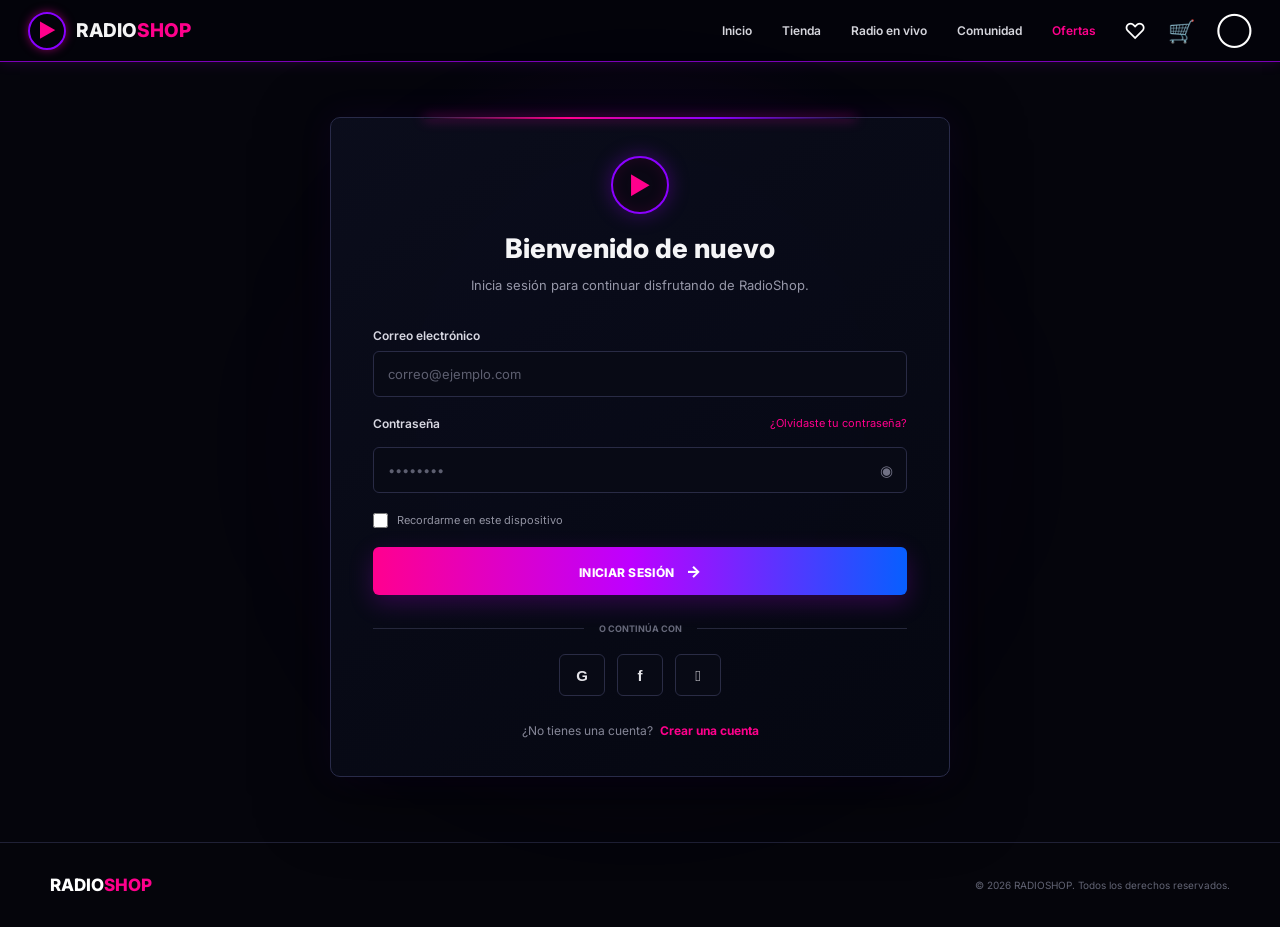
<file: RADIOSHOP_REGISTRO USUARIO/ingresar.html>
<!DOCTYPE html>
<html lang="es">
<head>
    <meta charset="UTF-8">
    <meta name="viewport" content="width=device-width, initial-scale=1.0">
    <title>RadioShop - Iniciar sesión</title>

    <link rel="stylesheet" href="registro.css">
    <link rel="preconnect" href="https://fonts.googleapis.com">
    <link rel="preconnect" href="https://fonts.gstatic.com" crossorigin>
    <link href="https://fonts.googleapis.com/css2?family=Inter:wght@400;500;600;700;800&display=swap" rel="stylesheet">
</head>

<body>

    <header class="header">

        <a href="#" class="logo">
            <span class="logo-icon">▶</span>
            <span>RADIO<span>SHOP</span></span>
        </a>

        <nav class="nav">
            <a href="#">Inicio</a>
            <a href="#">Tienda</a>
            <a href="#">Radio en vivo</a>
            <a href="#">Comunidad</a>
            <a href="#" class="ofertas">Ofertas</a>
        </nav>

        <div class="header-icons">
            <span>♡</span>
            <span>🛒</span>
            <span class="user-icon">◯</span>
        </div>

    </header>


    <main class="auth-container">

        <section class="auth-card login-card">

            <div class="auth-header">

                <div class="auth-logo">▶</div>

                <h1>Bienvenido de nuevo</h1>

                <p>
                    Inicia sesión para continuar disfrutando
                    de RadioShop.
                </p>

            </div>


            <form class="auth-form">

                <div class="input-group">

                    <label for="email">Correo electrónico</label>

                    <input
                        type="email"
                        id="email"
                        name="email"
                        placeholder="correo@ejemplo.com"
                        required
                    >

                </div>


                <div class="input-group">

                    <div class="label-password">
                        <label for="password">Contraseña</label>

                        <a href="#">¿Olvidaste tu contraseña?</a>
                    </div>

                    <div class="password-input">

                        <input
                            type="password"
                            id="password"
                            name="password"
                            placeholder="••••••••"
                            required
                        >

                        <span>◉</span>

                    </div>

                </div>


                <label class="checkbox">

                    <input type="checkbox">

                    <span>
                        Recordarme en este dispositivo
                    </span>

                </label>


                <button type="submit" class="btn-primary">

                    INICIAR SESIÓN

                    <span>→</span>

                </button>

            </form>


            <div class="divider">
                <span>O CONTINÚA CON</span>
            </div>


            <div class="social-buttons">

                <button>G</button>
                <button>f</button>
                <button></button>

            </div>


            <p class="auth-footer">

                ¿No tienes una cuenta?

                <a href="registro.html">
                    Crear una cuenta
                </a>

            </p>

        </section>

    </main>


    <footer class="footer">

        <div class="footer-logo">
            RADIO<span>SHOP</span>
        </div>

        <p>
            © 2026 RADIOSHOP. Todos los derechos reservados.
        </p>

    </footer>

</body>
</html>
</file>
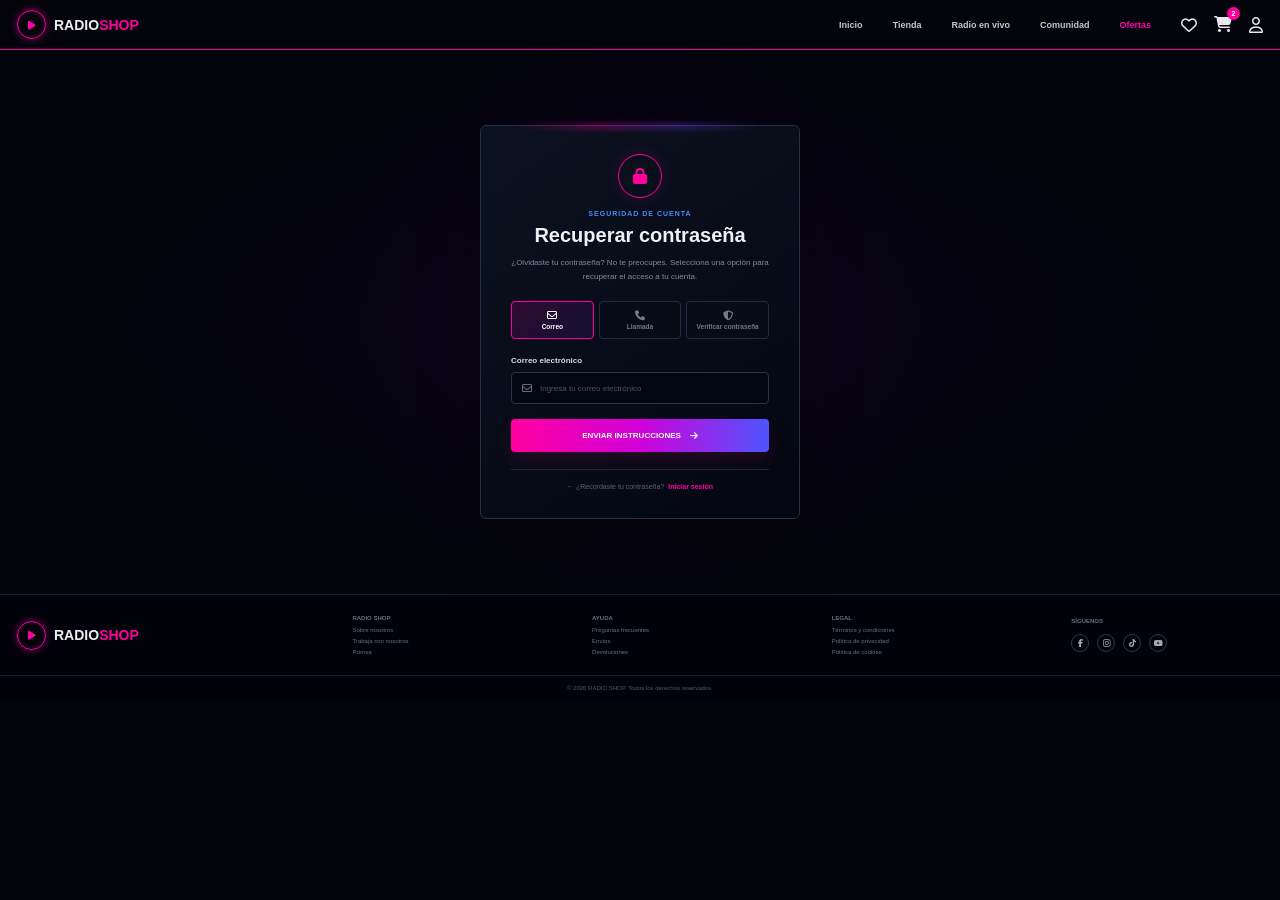
<file: RADIOSHOP_REGISTRO USUARIO/recuperar-password.html>
<!DOCTYPE html>
<html lang="es">
<head>
    <meta charset="UTF-8">
    <meta name="viewport" content="width=device-width, initial-scale=1.0">

    <title>Recuperar contraseña | RADIO SHOP</title>

    <link rel="stylesheet" href="recuperar-password.css">

    <!-- Font Awesome para los iconos -->
    <link
        rel="stylesheet"
        href="https://cdnjs.cloudflare.com/ajax/libs/font-awesome/6.5.2/css/all.min.css"
    >
</head>

<body>

    <!-- ================= HEADER ================= -->
    <header class="header">

        <div class="logo">
            <div class="logo-icon">
                <i class="fa-solid fa-play"></i>
            </div>

            <span>RADIO<span>SHOP</span></span>
        </div>

        <nav class="nav">
            <a href="#">Inicio</a>
            <a href="#">Tienda</a>
            <a href="#">Radio en vivo</a>
            <a href="#">Comunidad</a>
            <a href="#" class="active">Ofertas</a>
        </nav>

        <div class="header-icons">
            <i class="fa-regular fa-heart"></i>

            <div class="cart">
                <i class="fa-solid fa-cart-shopping"></i>
                <span>2</span>
            </div>

            <i class="fa-regular fa-user"></i>
        </div>

    </header>


    <!-- ================= CONTENIDO ================= -->
    <main class="main">

        <section class="recovery-card">

            <div class="lock-icon">
                <i class="fa-solid fa-lock"></i>
            </div>

            <div class="section-label">
                SEGURIDAD DE CUENTA
            </div>

            <h1>Recuperar contraseña</h1>

            <p class="description">
                ¿Olvidaste tu contraseña? No te preocupes.
                Selecciona una opción para recuperar el acceso
                a tu cuenta.
            </p>


            <!-- OPCIONES DE RECUPERACIÓN -->
            <div class="recovery-options">

                <button class="option active">
                    <i class="fa-regular fa-envelope"></i>
                    <span>Correo</span>
                </button>

                <button class="option">
                    <i class="fa-solid fa-phone"></i>
                    <span>Llamada</span>
                </button>

                <button class="option">
                    <i class="fa-solid fa-shield-halved"></i>
                    <span>Verificar contraseña</span>
                </button>

            </div>


            <!-- FORMULARIO -->
            <form class="recovery-form">

                <label for="email">
                    Correo electrónico
                </label>

                <div class="input-container">
                    <i class="fa-regular fa-envelope"></i>

                    <input
                        type="email"
                        id="email"
                        placeholder="Ingresa tu correo electrónico"
                        required
                    >
                </div>

                <button type="submit" class="submit-button">
                    ENVIAR INSTRUCCIONES
                    <i class="fa-solid fa-arrow-right"></i>
                </button>

            </form>


            <div class="divider"></div>

            <div class="login-link">
                <span>← ¿Recordaste tu contraseña?</span>
                <a href="#">Iniciar sesión</a>
            </div>

        </section>

    </main>


    <!-- ================= FOOTER ================= -->
    <footer class="footer">

        <div class="footer-top">

            <div class="footer-brand">

                <div class="logo">
                    <div class="logo-icon">
                        <i class="fa-solid fa-play"></i>
                    </div>

                    <span>RADIO<span>SHOP</span></span>
                </div>

            </div>


            <div class="footer-column">
                <h3>RADIO SHOP</h3>
                <a href="#">Sobre nosotros</a>
                <a href="#">Trabaja con nosotros</a>
                <a href="#">Prensa</a>
            </div>


            <div class="footer-column">
                <h3>AYUDA</h3>
                <a href="#">Preguntas frecuentes</a>
                <a href="#">Envíos</a>
                <a href="#">Devoluciones</a>
            </div>


            <div class="footer-column">
                <h3>LEGAL</h3>
                <a href="#">Términos y condiciones</a>
                <a href="#">Política de privacidad</a>
                <a href="#">Política de cookies</a>
            </div>


            <div class="social-column">
                <h3>SÍGUENOS</h3>

                <div class="social-icons">
                    <a href="#">
                        <i class="fa-brands fa-facebook-f"></i>
                    </a>

                    <a href="#">
                        <i class="fa-brands fa-instagram"></i>
                    </a>

                    <a href="#">
                        <i class="fa-brands fa-tiktok"></i>
                    </a>

                    <a href="#">
                        <i class="fa-brands fa-youtube"></i>
                    </a>
                </div>

            </div>

        </div>


        <div class="copyright">
            © 2026 RADIO SHOP. Todos los derechos reservados.
        </div>

    </footer>

</body>
</html>
</file>
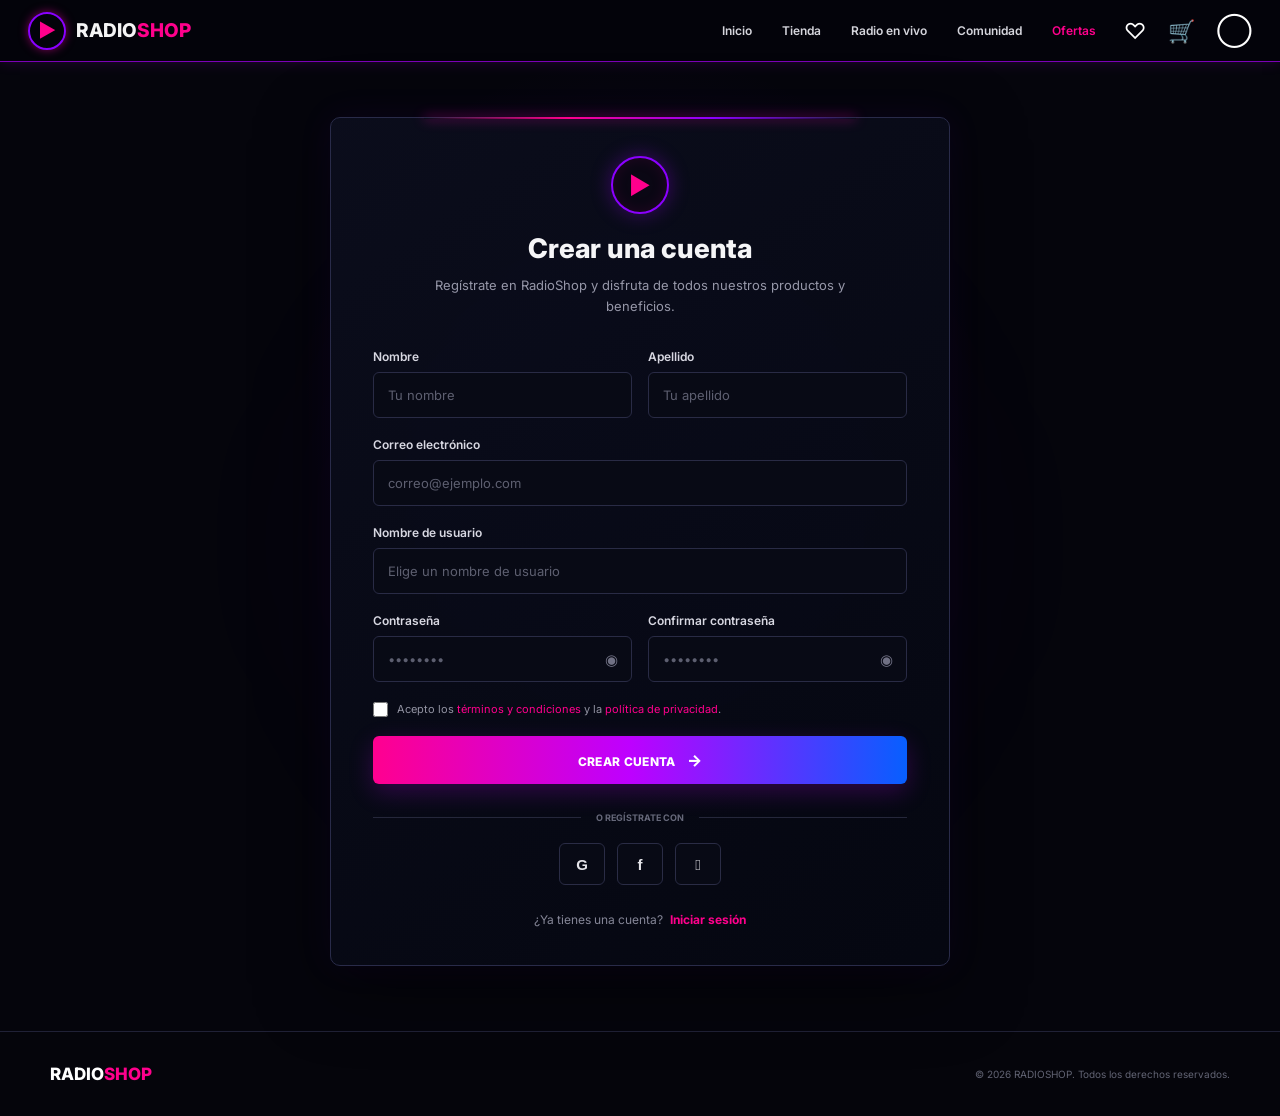
<file: RADIOSHOP_REGISTRO USUARIO/registro.html>
<!DOCTYPE html>
<html lang="es">
<head>
    <meta charset="UTF-8">
    <meta name="viewport" content="width=device-width, initial-scale=1.0">
    <title>RadioShop - Crear cuenta</title>

    <link rel="stylesheet" href="registro.css">
    <link rel="preconnect" href="https://fonts.googleapis.com">
    <link rel="preconnect" href="https://fonts.gstatic.com" crossorigin>
    <link href="https://fonts.googleapis.com/css2?family=Inter:wght@400;500;600;700;800&display=swap" rel="stylesheet">
</head>

<body>

    <header class="header">
        <a href="#" class="logo">
            <span class="logo-icon">▶</span>
            <span>RADIO<span>SHOP</span></span>
        </a>

        <nav class="nav">
            <a href="#">Inicio</a>
            <a href="#">Tienda</a>
            <a href="#">Radio en vivo</a>
            <a href="#">Comunidad</a>
            <a href="#" class="ofertas">Ofertas</a>
        </nav>

        <div class="header-icons">
            <span>♡</span>
            <span>🛒</span>
            <span class="user-icon">◯</span>
        </div>
    </header>


    <main class="auth-container">

        <section class="auth-card">

            <div class="auth-header">
                <div class="auth-logo">▶</div>

                <h1>Crear una cuenta</h1>

                <p>
                    Regístrate en RadioShop y disfruta de todos
                    nuestros productos y beneficios.
                </p>
            </div>

            <form class="auth-form">

                <div class="form-row">

                    <div class="input-group">
                        <label for="nombre">Nombre</label>
                        <input
                            type="text"
                            id="nombre"
                            name="nombre"
                            placeholder="Tu nombre"
                            required
                        >
                    </div>

                    <div class="input-group">
                        <label for="apellido">Apellido</label>
                        <input
                            type="text"
                            id="apellido"
                            name="apellido"
                            placeholder="Tu apellido"
                            required
                        >
                    </div>

                </div>

                <div class="input-group">
                    <label for="email">Correo electrónico</label>
                    <input
                        type="email"
                        id="email"
                        name="email"
                        placeholder="correo@ejemplo.com"
                        required
                    >
                </div>

                <div class="input-group">
                    <label for="usuario">Nombre de usuario</label>
                    <input
                        type="text"
                        id="usuario"
                        name="usuario"
                        placeholder="Elige un nombre de usuario"
                        required
                    >
                </div>

                <div class="form-row">

                    <div class="input-group">
                        <label for="password">Contraseña</label>

                        <div class="password-input">
                            <input
                                type="password"
                                id="password"
                                name="password"
                                placeholder="••••••••"
                                required
                            >
                            <span>◉</span>
                        </div>
                    </div>

                    <div class="input-group">
                        <label for="confirmar">Confirmar contraseña</label>

                        <div class="password-input">
                            <input
                                type="password"
                                id="confirmar"
                                name="confirmar"
                                placeholder="••••••••"
                                required
                            >
                            <span>◉</span>
                        </div>
                    </div>

                </div>

                <label class="checkbox">
                    <input type="checkbox" required>
                    <span>
                        Acepto los
                        <a href="#">términos y condiciones</a>
                        y la
                        <a href="#">política de privacidad</a>.
                    </span>
                </label>

                <button type="submit" class="btn-primary">
                    CREAR CUENTA
                    <span>→</span>
                </button>

            </form>

            <div class="divider">
                <span>O REGÍSTRATE CON</span>
            </div>

            <div class="social-buttons">
                <button>G</button>
                <button>f</button>
                <button></button>
            </div>

            <p class="auth-footer">
                ¿Ya tienes una cuenta?
                <a href="login.html">Iniciar sesión</a>
            </p>

        </section>

    </main>


    <footer class="footer">
        <div class="footer-logo">
            RADIO<span>SHOP</span>
        </div>

        <p>
            © 2026 RADIOSHOP. Todos los derechos reservados.
        </p>
    </footer>

</body>
</html>
</file>
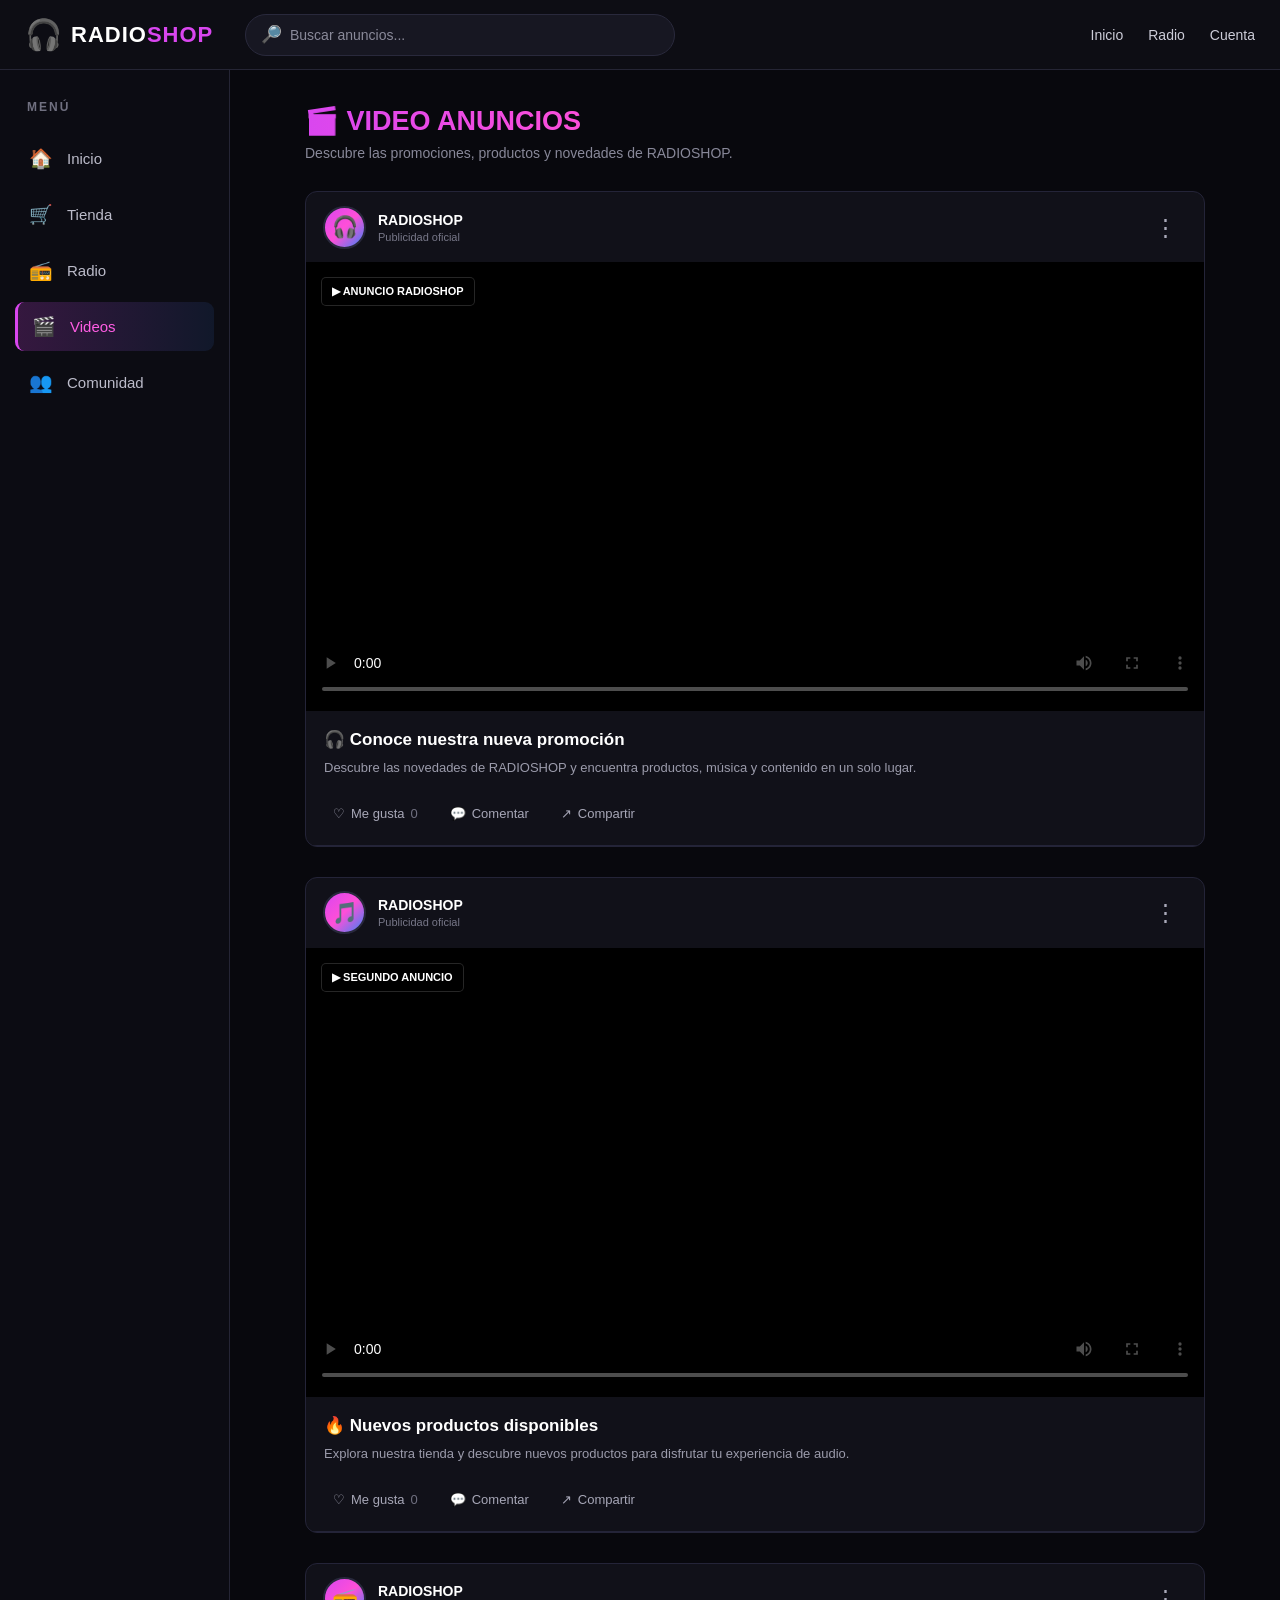
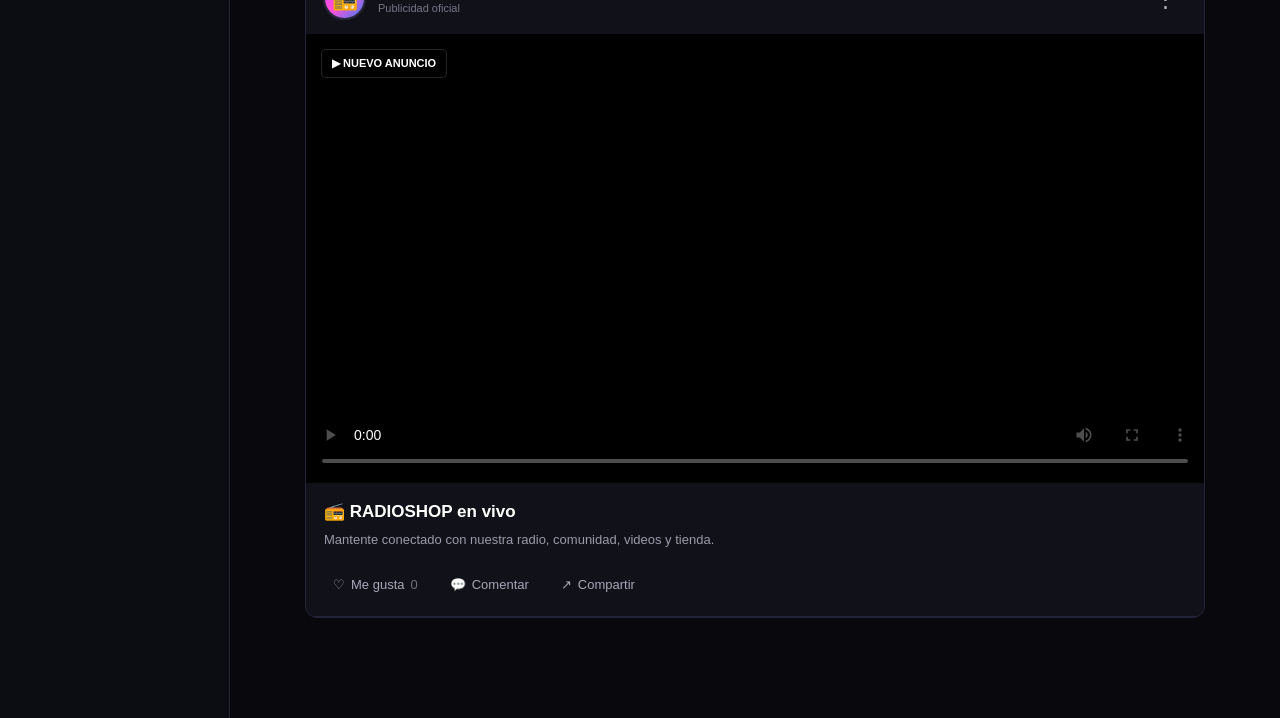
<file: RADIOSHOP_VIDEO/videos.html>
<!DOCTYPE html>
<html lang="es">
<head>
    <meta charset="UTF-8">
    <meta name="viewport" content="width=device-width, initial-scale=1.0">
    <title>RADIOSHOP - Video Anuncios</title>

    <link rel="stylesheet" href="videos.css">
</head>

<body>

    <!-- =========================
         BARRA SUPERIOR
    ========================== -->
    <header class="topbar">

        <div class="logo">
            <span class="logo-icon">🎧</span>
            <span>RADIO<span>SHOP</span></span>
        </div>

        <div class="search-box">
            <span>🔎</span>
            <input 
                type="text" 
                id="searchInput"
                placeholder="Buscar anuncios..."
            >
        </div>

        <nav class="top-menu">
            <a href="#">Inicio</a>
            <a href="#">Radio</a>
            <a href="#">Cuenta</a>
        </nav>

        <button class="mobile-menu-btn" id="mobileMenuBtn">
            ☰
        </button>

    </header>


    <!-- =========================
         CONTENEDOR PRINCIPAL
    ========================== -->
    <div class="layout">

        <!-- =========================
             MENÚ LATERAL
        ========================== -->
        <aside class="sidebar" id="sidebar">

            <div class="menu-title">
                MENÚ
            </div>

            <a href="#" class="menu-item">
                <span>🏠</span>
                <span>Inicio</span>
            </a>

            <a href="#" class="menu-item">
                <span>🛒</span>
                <span>Tienda</span>
            </a>

            <a href="#" class="menu-item">
                <span>📻</span>
                <span>Radio</span>
            </a>

            <a href="#" class="menu-item active">
                <span>🎬</span>
                <span>Videos</span>
            </a>

            <a href="#" class="menu-item">
                <span>👥</span>
                <span>Comunidad</span>
            </a>

        </aside>


        <!-- =========================
             CONTENIDO
        ========================== -->
        <main class="content">

            <div class="page-header">

                <h1>🎬 VIDEO ANUNCIOS</h1>

                <p>
                    Descubre las promociones, productos y novedades de RADIOSHOP.
                </p>

            </div>


            <!-- =========================
                 VIDEO 1
            ========================== -->
            <article class="video-card">

                <div class="video-header">

                    <div class="user-info">

                        <div class="avatar">
                            🎧
                        </div>

                        <div>
                            <strong>RADIOSHOP</strong>
                            <small>Publicidad oficial</small>
                        </div>

                    </div>

                    <button class="more-btn">
                        ⋮
                    </button>

                </div>


                <div class="video-container">

                    <video 
                        class="ad-video"
                        controls
                        poster="https://images.unsplash.com/photo-1493225457124-a3eb161ffa5f?auto=format&fit=crop&w=1200&q=80">

                        <source 
                            src="https://interactive-examples.mdn.mozilla.net/media/cc0-videos/flower.mp4" 
                            type="video/mp4">

                        Tu navegador no puede reproducir este video.

                    </video>

                    <div class="video-label">
                        ▶ ANUNCIO RADIOSHOP
                    </div>

                </div>


                <div class="video-description">

                    <h2>
                        🎧 Conoce nuestra nueva promoción
                    </h2>

                    <p>
                        Descubre las novedades de RADIOSHOP y encuentra
                        productos, música y contenido en un solo lugar.
                    </p>

                </div>


                <div class="actions">

                    <button class="action-btn like-btn">
                        <span>♡</span>
                        <span class="like-text">Me gusta</span>
                        <span class="like-count">0</span>
                    </button>

                    <button class="action-btn comment-btn">
                        💬
                        <span>Comentar</span>
                    </button>

                    <button class="action-btn share-btn">
                        ↗
                        <span>Compartir</span>
                    </button>

                </div>


                <div class="comment-section">

                    <input 
                        type="text"
                        class="comment-input"
                        placeholder="Escribe un comentario..."
                    >

                    <button class="send-comment">
                        Publicar
                    </button>

                    <div class="comments-list"></div>

                </div>

            </article>


            <!-- =========================
                 VIDEO 2
            ========================== -->
            <article class="video-card">

                <div class="video-header">

                    <div class="user-info">

                        <div class="avatar">
                            🎵
                        </div>

                        <div>
                            <strong>RADIOSHOP</strong>
                            <small>Publicidad oficial</small>
                        </div>

                    </div>

                    <button class="more-btn">
                        ⋮
                    </button>

                </div>


                <div class="video-container">

                    <video 
                        class="ad-video"
                        controls
                        poster="https://images.unsplash.com/photo-1524368535928-5b5e00ddc76b?auto=format&fit=crop&w=1200&q=80">

                        <source 
                            src="https://interactive-examples.mdn.mozilla.net/media/cc0-videos/flower.mp4" 
                            type="video/mp4">

                        Tu navegador no puede reproducir este video.

                    </video>

                    <div class="video-label">
                        ▶ SEGUNDO ANUNCIO
                    </div>

                </div>


                <div class="video-description">

                    <h2>
                        🔥 Nuevos productos disponibles
                    </h2>

                    <p>
                        Explora nuestra tienda y descubre nuevos productos
                        para disfrutar tu experiencia de audio.
                    </p>

                </div>


                <div class="actions">

                    <button class="action-btn like-btn">
                        <span>♡</span>
                        <span class="like-text">Me gusta</span>
                        <span class="like-count">0</span>
                    </button>

                    <button class="action-btn comment-btn">
                        💬
                        <span>Comentar</span>
                    </button>

                    <button class="action-btn share-btn">
                        ↗
                        <span>Compartir</span>
                    </button>

                </div>


                <div class="comment-section">

                    <input 
                        type="text"
                        class="comment-input"
                        placeholder="Escribe un comentario..."
                    >

                    <button class="send-comment">
                        Publicar
                    </button>

                    <div class="comments-list"></div>

                </div>

            </article>


            <!-- =========================
                 VIDEO 3
            ========================== -->
            <article class="video-card">

                <div class="video-header">

                    <div class="user-info">

                        <div class="avatar">
                            📻
                        </div>

                        <div>
                            <strong>RADIOSHOP</strong>
                            <small>Publicidad oficial</small>
                        </div>

                    </div>

                    <button class="more-btn">
                        ⋮
                    </button>

                </div>


                <div class="video-container">

                    <video 
                        class="ad-video"
                        controls
                        poster="https://images.unsplash.com/photo-1598387993281-cecf8b71a8f8?auto=format&fit=crop&w=1200&q=80">

                        <source 
                            src="https://interactive-examples.mdn.mozilla.net/media/cc0-videos/flower.mp4" 
                            type="video/mp4">

                        Tu navegador no puede reproducir este video.

                    </video>

                    <div class="video-label">
                        ▶ NUEVO ANUNCIO
                    </div>

                </div>


                <div class="video-description">

                    <h2>
                        📻 RADIOSHOP en vivo
                    </h2>

                    <p>
                        Mantente conectado con nuestra radio, comunidad,
                        videos y tienda.
                    </p>

                </div>


                <div class="actions">

                    <button class="action-btn like-btn">
                        <span>♡</span>
                        <span class="like-text">Me gusta</span>
                        <span class="like-count">0</span>
                    </button>

                    <button class="action-btn comment-btn">
                        💬
                        <span>Comentar</span>
                    </button>

                    <button class="action-btn share-btn">
                        ↗
                        <span>Compartir</span>
                    </button>

                </div>


                <div class="comment-section">

                    <input 
                        type="text"
                        class="comment-input"
                        placeholder="Escribe un comentario..."
                    >

                    <button class="send-comment">
                        Publicar
                    </button>

                    <div class="comments-list"></div>

                </div>

            </article>


            <div id="noResults" class="no-results">
                😕 No se encontraron anuncios.
            </div>

        </main>

    </div>


    <script src="videos.js"></script>

</body>
</html>
</file>
<file: RADIOSHOP_HOME/styles.css>
/* RADIOSHOP: Estilos generales de la página principal */
* {
  box-sizing: border-box;
}

:root {
  --bg: #05030b;
  --panel: #0e091b;
  --panel-2: #151025;
  --purple: #8b2cff;
  --violet: #6d45ff;
  --pink: #ff1598;
  --cyan: #00bfff;
  --yellow: #ffd21c;
  --text: #ffffff;
  --muted: #b9b2c9;
}

body {
  margin: 0;
  background: var(--bg);
  color: var(--text);
  font-family: Arial, Helvetica, sans-serif;
}

button,
input {
  font: inherit;
}

button {
  cursor: pointer;
}

.top-header {
  min-height: 112px;
  display: flex;
  align-items: center;
  gap: 25px;
  padding: 18px 3%;
  background: #030208;
  border-bottom: 1px solid #26183b;
}

.brand {
  display: flex;
  align-items: center;
  min-width: 330px;
}

.brand-icon {
  font-size: 43px;
  margin-right: 12px;
}

.brand h1 {
  margin: 0;
  font-size: 31px;
  letter-spacing: -1px;
}

.brand h1 span {
  color: var(--pink);
}

.brand p {
  margin: 4px 0 0;
  color: var(--yellow);
  font-size: 12px;
  font-weight: bold;
}

.search {
  flex: 1;
  height: 55px;
  max-width: 650px;
  display: flex;
  align-items: center;
  gap: 10px;
  padding: 0 18px;
  border: 1px solid var(--purple);
  border-radius: 10px;
  background: #090611;
}

.search span {
  font-size: 30px;
}

.search input {
  width: 100%;
  border: 0;
  outline: 0;
  background: transparent;
  color: white;
}

.header-actions {
  display: flex;
  align-items: center;
  gap: 10px;
}

.icon-btn,
.cart-btn,
.account-btn {
  border: 1px solid #302044;
  background: #0d0818;
  color: white;
  border-radius: 10px;
  padding: 12px;
}

.account-btn {
  display: flex;
  gap: 10px;
  align-items: center;
}

.account-btn small {
  color: var(--pink);
}

.cart-btn {
  position: relative;
  font-size: 22px;
}

.cart-btn b {
  position: absolute;
  right: -5px;
  top: -8px;
  background: var(--yellow);
  color: #111;
  font-size: 11px;
  border-radius: 50%;
  padding: 4px 6px;
}

.main-nav {
  margin: 5px 1%;
  padding: 0 2%;
  min-height: 62px;
  display: flex;
  justify-content: center;
  gap: 18px;
  border: 1px solid #29153e;
  border-radius: 9px;
  background: #0d0918;
}

.main-nav button {
  min-width: 150px;
  border: 0;
  border-bottom: 3px solid transparent;
  background: transparent;
  color: white;
  font-weight: bold;
}

.main-nav button.active {
  color: var(--pink);
  border-bottom-color: var(--pink);
}

.layout {
  display: grid;
  grid-template-columns: 355px 1fr;
  gap: 18px;
  padding: 14px 1%;
}

.radio-sidebar {
  min-width: 0;
}

.section-title,
.products-heading {
  display: flex;
  justify-content: space-between;
  align-items: center;
}

.section-title h2,
.section-heading h2 {
  margin: 10px 0;
  font-size: 18px;
}

.section-title button,
.products-heading button {
  border: 1px solid #6923a3;
  border-radius: 8px;
  background: transparent;
  color: var(--pink);
  padding: 7px 10px;
}

.station {
  min-height: 82px;
  display: grid;
  grid-template-columns: 62px 1fr 35px;
  align-items: center;
  gap: 12px;
  padding: 9px;
  margin-bottom: 8px;
  border: 1px solid #25173a;
  border-radius: 10px;
  background: var(--panel);
}

.station:hover,
.active-station {
  border-color: var(--pink);
}

.station-logo {
  width: 58px;
  height: 52px;
  display: flex;
  align-items: center;
  justify-content: center;
  text-align: center;
  border-radius: 7px;
  background: linear-gradient(135deg, #222, #5012a5);
  color: var(--yellow);
  font-weight: 900;
  font-size: 11px;
}

.station strong,
.station small {
  display: block;
}

.station small,
.now-playing small,
.bottom-song small {
  margin-top: 5px;
  color: var(--muted);
}

.play-small {
  width: 32px;
  height: 32px;
  border: 1px solid var(--pink);
  border-radius: 50%;
  background: transparent;
  color: var(--pink);
}

.mini-player {
  margin-top: 15px;
  padding: 14px;
  border: 1px solid #39204e;
  border-radius: 12px;
  background: var(--panel);
}

.now-playing {
  display: flex;
  align-items: center;
  gap: 10px;
}

.now-playing div:nth-child(2) {
  flex: 1;
}

.now-playing > span,
.bottom-song > span {
  padding: 5px 8px;
  border: 1px solid var(--pink);
  border-radius: 7px;
  color: var(--pink);
  font-size: 10px;
}

.player-controls {
  display: flex;
  justify-content: center;
  align-items: center;
  gap: 28px;
  margin: 17px 0;
}

.player-controls button,
.bottom-controls button {
  border: 0;
  background: transparent;
  color: white;
  font-size: 19px;
}

.play-big {
  width: 58px;
  height: 58px;
  border: 2px solid var(--pink) !important;
  border-radius: 50%;
  color: var(--pink) !important;
}

.volume {
  display: flex;
  align-items: center;
  gap: 10px;
}

.volume input,
.bottom-volume input {
  width: 100%;
  accent-color: var(--pink);
}

.hero {
  min-height: 285px;
  display: flex;
  align-items: center;
  overflow: hidden;
  border: 1px solid #8b20c9;
  border-radius: 15px;
  background: radial-gradient(circle at 70% 50%, #50219d, #0c051c 70%);
}

.hero-text {
  width: 45%;
  padding: 35px 6%;
  position: relative;
  z-index: 2;
}

.hero-text h2 {
  margin: 0;
  font-size: 42px;
  line-height: .95;
}

.hero-text h2 span {
  color: var(--pink);
}

.hero-text h2 em {
  color: #9b58ff;
  font-style: normal;
}

.hero-text p {
  color: white;
  font-size: 17px;
  line-height: 1.4;
}

.hero-text button {
  border: 0;
  border-radius: 8px;
  padding: 13px 18px;
  background: var(--pink);
  color: white;
  font-weight: bold;
}

.hero-art {
  flex: 1;
  min-height: 285px;
  position: relative;
  background: repeating-linear-gradient(
    90deg,
    transparent 0 22px,
    rgba(255, 21, 152, .18) 23px 25px
  );
}

.headphones {
  position: absolute;
  left: 20%;
  top: 20%;
  font-size: 120px;
  filter: drop-shadow(0 0 15px var(--pink));
}

.basket {
  position: absolute;
  right: 23%;
  bottom: 20%;
  font-size: 95px;
}

.play-symbol {
  position: absolute;
  right: 9%;
  top: 22%;
  width: 90px;
  height: 90px;
  display: grid;
  place-items: center;
  border: 3px solid var(--pink);
  border-radius: 50%;
  color: var(--yellow);
  font-size: 35px;
}

.categories {
  display: grid;
  grid-template-columns: repeat(8, 1fr);
  gap: 12px;
}

.categories button {
  min-height: 92px;
  border: 1px solid #302046;
  border-radius: 13px;
  background: #0b0713;
  color: white;
}

.categories button:hover {
  border-color: var(--pink);
  transform: translateY(-2px);
}

.categories span {
  display: block;
  margin-bottom: 9px;
  font-size: 31px;
  color: var(--cyan);
}

.products {
  display: grid;
  grid-template-columns: repeat(6, 1fr);
  gap: 10px;
}

.product-card {
  position: relative;
  padding: 9px;
  border: 1px solid #49205f;
  border-radius: 10px;
  background: #0d0818;
}

.offer {
  position: absolute;
  left: 7px;
  top: 7px;
  padding: 5px 7px;
  border-radius: 5px;
  background: var(--pink);
  font-size: 10px;
  font-weight: bold;
}

.product-image {
  height: 150px;
  display: grid;
  place-items: center;
  border-radius: 8px;
  background: radial-gradient(circle, #3a2451, #08050c);
  font-size: 75px;
}

.product-card h3 {
  min-height: 45px;
  margin: 10px 3px 5px;
  font-size: 15px;
}

.rating {
  color: var(--yellow);
  font-size: 13px;
}

.rating small {
  color: var(--muted);
}

.product-bottom {
  display: flex;
  justify-content: space-between;
  align-items: center;
  margin-top: 8px;
}

.product-bottom strong {
  color: var(--pink);
  font-size: 18px;
}

.product-bottom button {
  border: 1px solid #7020a0;
  border-radius: 7px;
  background: transparent;
  color: white;
  padding: 8px;
}

.bottom-player {
  position: sticky;
  bottom: 0;
  z-index: 10;
  min-height: 72px;
  display: grid;
  grid-template-columns: 1fr 1fr 1fr;
  align-items: center;
  gap: 20px;
  padding: 10px 4%;
  border: 1px solid #2c1740;
  background: rgba(8, 5, 15, .97);
  backdrop-filter: blur(8px);
}

.bottom-song {
  display: flex;
  align-items: center;
  gap: 10px;
}

.bottom-song div:nth-child(2) {
  display: grid;
}

.bottom-controls {
  display: flex;
  justify-content: center;
  align-items: center;
  gap: 25px;
}

.bottom-volume {
  display: flex;
  align-items: center;
  gap: 10px;
}

@media (max-width: 1100px) {
  .top-header {
    flex-wrap: wrap;
  }

  .brand {
    min-width: auto;
  }

  .search {
    order: 3;
    max-width: none;
    flex-basis: 100%;
  }

  .layout {
    grid-template-columns: 280px 1fr;
  }

  .categories {
    grid-template-columns: repeat(4, 1fr);
  }

  .products {
    grid-template-columns: repeat(3, 1fr);
  }
}

@media (max-width: 750px) {
  .layout {
    grid-template-columns: 1fr;
  }

  .main-nav {
    overflow-x: auto;
    justify-content: flex-start;
  }

  .main-nav button {
    min-width: 130px;
  }

  .hero {
    min-height: 400px;
  }

  .hero-text {
    width: 100%;
  }

  .hero-art {
    display: none;
  }

  .products {
    grid-template-columns: repeat(2, 1fr);
  }

  .bottom-player {
    grid-template-columns: 1fr;
  }

  .bottom-controls,
  .bottom-volume {
    display: none;
  }
}
</file>
<file: RADIOSHOP_CARRITO/carrito.css>
/* =========================
   CONFIGURACIÓN GENERAL
========================= */

* {
    box-sizing: border-box;
}

:root {
    --fondo: #05030b;
    --panel: #0e0918;
    --panel-claro: #151025;

    --morado: #8b2cff;
    --fucsia: #ff1598;
    --azul: #00bfff;
    --amarillo: #ffd21c;

    --texto: #ffffff;
    --gris: #aaa2ba;

    --borde: #302044;
}


body {
    margin: 0;

    background: var(--fondo);

    color: var(--texto);

    font-family:
        Arial,
        Helvetica,
        sans-serif;
}


a {
    text-decoration: none;
    color: inherit;
}


button,
input {
    font-family: inherit;
}


/* =========================
   ENCABEZADO
========================= */

.header {

    min-height: 90px;

    display: flex;

    align-items: center;

    gap: 28px;

    padding: 15px 4%;

    background: #030208;

    border-bottom:
        1px solid #28163b;
}


/* LOGO */

.logo {

    min-width: 220px;

    font-size: 27px;

    font-weight: bold;
}


.logo span {

    color: var(--fucsia);
}



/* BUSCADOR */

.search {

    flex: 1;

    max-width: 500px;

    height: 46px;

    display: flex;

    align-items: center;

    gap: 10px;

    padding: 0 15px;

    border:
        1px solid #4b2070;

    border-radius: 9px;

    background: #090611;
}


.search input {

    width: 100%;

    border: none;

    outline: none;

    background: transparent;

    color: white;
}



/* MENU */

.header nav {

    display: flex;

    gap: 18px;

    font-size: 14px;
}


.header nav a:hover {

    color: var(--fucsia);
}



/* =========================
   CONTENEDOR
========================= */

.container {

    width: 92%;

    max-width: 1250px;

    margin: auto;

    padding:
        45px 0 70px;
}



/* TITULO */

.title {

    display: flex;

    justify-content:
        space-between;

    align-items:
        flex-end;

    margin-bottom: 30px;
}


.title small {

    color: var(--fucsia);

    font-weight: bold;
}


.title h1 {

    margin:
        7px 0;

    font-size: 40px;
}


.title p {

    color: var(--gris);
}



/* BOTON CONTINUAR */

.continue {

    padding:
        11px 16px;

    border:
        1px solid #54206e;

    border-radius: 8px;

    color: var(--azul);
}



/* =========================
   DISTRIBUCIÓN
========================= */

.cart-layout {

    display: grid;

    grid-template-columns:
        minmax(0, 1fr) 360px;

    gap: 24px;
}


.items {

    display: flex;

    flex-direction: column;

    gap: 14px;
}



/* =========================
   PRODUCTOS
========================= */

.item {

    min-height: 180px;

    display: grid;

    grid-template-columns:
        145px 1fr 125px 100px;

    align-items: center;

    gap: 18px;

    padding: 17px;

    border:
        1px solid var(--borde);

    border-radius: 13px;

    background: var(--panel);
}



/* IMAGEN */

.product-image {

    height: 145px;

    display: grid;

    place-items: center;

    border-radius: 10px;

    background:
        radial-gradient(
            circle,
            #39214d,
            #08050c
        );

    font-size: 70px;
}



/* INFORMACIÓN */

.product-info span {

    color: var(--azul);

    font-size: 10px;

    font-weight: bold;
}


.product-info h2 {

    font-size: 19px;

    margin:
        7px 0;
}


.product-info p {

    color: var(--gris);

    font-size: 13px;
}



/* ELIMINAR */

.remove {

    border: none;

    background: transparent;

    color: #ff5da8;

    padding: 0;

    font-size: 12px;

    cursor: pointer;
}



/* =========================
   CANTIDAD
========================= */

.quantity small {

    display: block;

    color: var(--gris);

    font-size: 11px;

    margin-bottom: 7px;
}


.quantity-box {

    display: flex;

    width: 110px;

    height: 39px;

    align-items: center;

    justify-content:
        space-between;

    border:
        1px solid #493052;

    border-radius: 7px;

    overflow: hidden;
}


.quantity-box button {

    width: 34px;

    height: 100%;

    border: none;

    background: var(--panel-claro);

    color: white;

    cursor: pointer;
}


.quantity-box button:hover {

    color: var(--fucsia);
}



/* PRECIO */

.price {

    color: var(--fucsia);

    text-align: right;

    font-size: 18px;
}



/* =========================
   CUPÓN
========================= */

.coupon {

    display: flex;

    justify-content:
        space-between;

    align-items:
        center;

    gap: 20px;

    padding: 18px;

    border:
        1px dashed #59306c;

    border-radius: 12px;

    background: #0b0713;
}


.coupon strong {

    color: var(--amarillo);
}


.coupon p {

    margin: 5px 0;

    color: var(--gris);

    font-size: 12px;
}


.coupon-form {

    display: flex;
}


.coupon-form input {

    width: 190px;

    padding: 11px;

    border:
        1px solid #382247;

    border-radius:
        7px 0 0 7px;

    background: #05030b;

    color: white;

    outline: none;
}


.coupon-form button {

    padding:
        0 14px;

    border: none;

    border-radius:
        0 7px 7px 0;

    background:
        var(--morado);

    color: white;

    font-weight: bold;
}



/* =========================
   RESUMEN
========================= */

.summary {

    padding: 23px;

    border:
        1px solid #5b227b;

    border-radius: 14px;

    background:
        var(--panel);

    box-shadow:
        0 0 25px
        rgba(139,44,255,.12);

    position: sticky;

    top: 20px;
}


.summary h2 {

    margin-top: 0;

    font-size: 21px;
}


.summary-row {

    display: flex;

    justify-content:
        space-between;

    margin: 17px 0;

    color: var(--gris);

    font-size: 14px;
}


.summary-row strong {

    color: white;
}


.free {

    color: #48e6a1 !important;
}


.summary hr {

    border: none;

    border-top:
        1px solid var(--borde);

    margin: 22px 0;
}



/* TOTAL */

.total {

    display: flex;

    justify-content:
        space-between;

    align-items: center;

    font-size: 18px;
}


.total strong {

    color: var(--fucsia);

    font-size: 25px;
}



/* BOTON PAGO */

.checkout {

    width: 100%;

    margin-top: 22px;

    padding: 15px;

    border: none;

    border-radius: 9px;

    background:
        linear-gradient(
            90deg,
            var(--morado),
            var(--fucsia)
        );

    color: white;

    font-weight: bold;

    cursor: pointer;
}


.checkout:hover {

    filter: brightness(1.15);
}



/* =========================
   COMPRA SEGURA
========================= */

.secure {

    margin-top: 18px;

    padding: 12px;

    border-radius: 8px;

    background: #100d18;

    color: #48e6a1;

    text-align: center;

    font-size: 12px;
}


.secure small {

    display: block;

    margin-top: 5px;

    color: var(--gris);
}



/* =========================
   MEDIOS DE PAGO
========================= */

.payment {

    margin-top: 20px;

    text-align: center;

    color: var(--gris);

    font-size: 10px;
}


.payment div {

    margin-top: 10px;
}


.payment b {

    display: inline-block;

    padding: 7px 9px;

    margin: 3px;

    border:
        1px solid #443052;

    border-radius: 5px;

    color: white;
}



/* =========================
   FOOTER
========================= */

footer {

    display: flex;

    justify-content:
        space-between;

    gap: 20px;

    padding:
        25px 4%;

    border-top:
        1px solid #28163b;

    color: var(--gris);

    font-size: 12px;
}


footer strong {

    color: var(--fucsia);
}



/* =========================
   RESPONSIVE
========================= */

@media (max-width: 1000px) {

    .header {

        flex-wrap: wrap;
    }


    .search {

        order: 3;

        max-width: none;

        flex-basis: 100%;
    }


    .header nav {

        display: none;
    }


    .cart-layout {

        grid-template-columns: 1fr;
    }


    .summary {

        position: static;
    }
}


@media (max-width: 700px) {

    .title {

        flex-direction: column;

        align-items: flex-start;

        gap: 15px;
    }


    .item {

        grid-template-columns:
            95px 1fr;
    }


    .product-image {

        height: 95px;

        font-size: 48px;
    }


    .quantity,
    .price {

        grid-column: 2;

        text-align: left;
    }


    .coupon {

        flex-direction: column;

        align-items: stretch;
    }


    footer {

        flex-direction: column;

        gap: 10px;
    }
}
</file>
<file: RADIOSHOP_CATEGORIA/categorias.css>
/* ==========================================
   RADIOSHOP - CATEGORÍAS
========================================== */

* {
    margin: 0;
    padding: 0;
    box-sizing: border-box;
}

html {
    scroll-behavior: smooth;
}

body {
    font-family: Arial, Helvetica, sans-serif;

    background: #08080d;

    color: #ffffff;

    min-height: 100vh;
}


/* ==========================================
   BARRA SUPERIOR
========================================== */

.topbar {

    height: 70px;

    width: 100%;

    background: #0d0d14;

    border-bottom: 1px solid #252535;

    display: flex;

    align-items: center;

    padding: 0 25px;

    position: sticky;

    top: 0;

    z-index: 1000;
}


/* LOGO */

.logo {

    width: 220px;

    display: flex;

    align-items: center;

    font-size: 22px;

    font-weight: bold;

    letter-spacing: 1px;
}

.logo-icon {

    font-size: 30px;

    margin-right: 8px;
}

.logo > span:last-child {

    color: #ffffff;
}

.logo > span:last-child > span {

    color: #d946ef;
}


/* ==========================================
   BUSCADOR
========================================== */

.search-box {

    width: 430px;

    height: 42px;

    background: #171722;

    border: 1px solid #29293c;

    border-radius: 22px;

    display: flex;

    align-items: center;

    padding: 0 15px;

    transition: 0.3s;
}

.search-box:focus-within {

    border-color: #d946ef;

    box-shadow:
        0 0 10px rgba(217, 70, 239, 0.3);
}

.search-box > span {

    margin-right: 8px;

    font-size: 16px;
}

.search-box input {

    width: 100%;

    height: 100%;

    border: none;

    outline: none;

    background: transparent;

    color: #ffffff;

    font-size: 14px;
}

.search-box input::placeholder {

    color: #777788;
}


/* ==========================================
   MENÚ SUPERIOR
========================================== */

.top-menu {

    margin-left: auto;

    display: flex;

    gap: 25px;
}

.top-menu a {

    color: #c2c2d0;

    text-decoration: none;

    font-size: 14px;

    transition: 0.3s;
}

.top-menu a:hover {

    color: #ff4fd8;
}


/* ==========================================
   BOTÓN MENÚ MÓVIL
========================================== */

.mobile-menu-btn {

    display: none;

    margin-left: auto;

    background: transparent;

    border: none;

    color: #ffffff;

    font-size: 26px;

    cursor: pointer;
}


/* ==========================================
   ESTRUCTURA
========================================== */

.layout {

    display: flex;

    min-height: calc(100vh - 70px);
}


/* ==========================================
   SIDEBAR
========================================== */

.sidebar {

    width: 230px;

    flex-shrink: 0;

    background: #0c0c13;

    border-right: 1px solid #252535;

    padding: 30px 15px;
}

.menu-title {

    color: #707080;

    font-size: 12px;

    font-weight: bold;

    letter-spacing: 2px;

    margin: 0 12px 20px;
}

.menu-item {

    display: flex;

    align-items: center;

    gap: 14px;

    padding: 13px 14px;

    margin-bottom: 7px;

    border-radius: 9px;

    text-decoration: none;

    color: #bcbcca;

    font-size: 15px;

    transition: 0.3s;
}

.menu-item span:first-child {

    font-size: 19px;
}

.menu-item:hover {

    background: #171722;

    color: #ffffff;

    transform: translateX(3px);
}

.menu-item.active {

    background:
        linear-gradient(
            90deg,
            rgba(217,70,239,0.20),
            rgba(59,130,246,0.08)
        );

    color: #ff5de4;

    border-left: 3px solid #d946ef;
}


/* ==========================================
   CONTENIDO
========================================== */

.content {

    width: 100%;

    max-width: 1100px;

    margin: 0 auto;

    padding: 35px 30px 70px;
}


/* ==========================================
   ENCABEZADO
========================================== */

.page-header {

    display: flex;

    align-items: center;

    justify-content: space-between;

    gap: 20px;

    margin-bottom: 20px;
}

.page-header h1 {

    font-size: 29px;

    margin-bottom: 8px;

    background:
        linear-gradient(
            90deg,
            #d946ef,
            #ff4fd8,
            #ff9f1c,
            #3b82f6
        );

    -webkit-background-clip: text;

    -webkit-text-fill-color: transparent;
}

.page-header p {

    color: #89899a;

    font-size: 14px;
}


/* ==========================================
   BOTÓN UBICACIÓN
========================================== */

.location-button {

    border: 1px solid #d946ef;

    background: rgba(217,70,239,0.08);

    color: #ff6be5;

    border-radius: 22px;

    padding: 11px 18px;

    cursor: pointer;

    font-weight: bold;

    white-space: nowrap;

    transition: 0.3s;
}

.location-button:hover {

    background: #d946ef;

    color: #ffffff;

    box-shadow:
        0 0 18px rgba(217,70,239,0.45);
}


/* ==========================================
   MENSAJE UBICACIÓN
========================================== */

.location-message {

    background: #111119;

    border: 1px solid #242438;

    color: #858596;

    padding: 13px 16px;

    border-radius: 8px;

    margin-bottom: 25px;

    font-size: 13px;
}


/* ==========================================
   GRID DE CATEGORÍAS
========================================== */

.categories-grid {

    display: grid;

    grid-template-columns:
        repeat(2, minmax(0, 1fr));

    gap: 18px;
}


/* ==========================================
   TARJETA
========================================== */

.category-card {

    position: relative;

    background: #111119;

    border: 1px solid #252538;

    border-radius: 12px;

    padding: 20px;

    display: flex;

    align-items: center;

    gap: 17px;

    min-height: 155px;

    transition: 0.3s;

    overflow: hidden;
}

.category-card::before {

    content: "";

    position: absolute;

    width: 100px;

    height: 100px;

    right: -45px;

    top: -45px;

    border-radius: 50%;

    background: rgba(217,70,239,0.07);

    pointer-events: none;
}

.category-card:hover {

    transform: translateY(-4px);

    border-color: #d946ef;

    box-shadow:
        0 8px 30px rgba(0,0,0,0.35),
        0 0 18px rgba(217,70,239,0.12);
}


/* ==========================================
   ICONOS
========================================== */

.category-icon {

    width: 72px;

    height: 72px;

    flex-shrink: 0;

    border-radius: 18px;

    display: flex;

    align-items: center;

    justify-content: center;

    font-size: 35px;

    background: #191923;

    border: 1px solid #303047;

    transition: 0.3s;
}

.category-card:hover .category-icon {

    transform: scale(1.08);

    box-shadow:
        0 0 20px rgba(217,70,239,0.20);
}


/* ==========================================
   COLORES DE ICONOS
========================================== */

.veterinary {

    background:
        linear-gradient(
            135deg,
            rgba(59,130,246,0.18),
            rgba(16,185,129,0.12)
        );
}

.optics {

    background:
        linear-gradient(
            135deg,
            rgba(59,130,246,0.18),
            rgba(217,70,239,0.12)
        );
}

.dental {

    background:
        linear-gradient(
            135deg,
            rgba(59,130,246,0.18),
            rgba(255,255,255,0.06)
        );
}

.barber {

    background:
        linear-gradient(
            135deg,
            rgba(255,79,216,0.18),
            rgba(217,70,239,0.12)
        );
}

.restaurant {

    background:
        linear-gradient(
            135deg,
            rgba(255,159,28,0.20),
            rgba(255,79,216,0.10)
        );
}

.technology {

    background:
        linear-gradient(
            135deg,
            rgba(59,130,246,0.20),
            rgba(217,70,239,0.10)
        );
}

.mechanic {

    background:
        linear-gradient(
            135deg,
            rgba(255,159,28,0.20),
            rgba(255,205,50,0.10)
        );
}

.fashion {

    background:
        linear-gradient(
            135deg,
            rgba(255,79,216,0.18),
            rgba(217,70,239,0.12)
        );
}

.home {

    background:
        linear-gradient(
            135deg,
            rgba(255,159,28,0.16),
            rgba(59,130,246,0.10)
        );
}

.audio {

    background:
        linear-gradient(
            135deg,
            rgba(217,70,239,0.20),
            rgba(59,130,246,0.14)
        );
}

.beauty {

    background:
        linear-gradient(
            135deg,
            rgba(255,79,216,0.22),
            rgba(255,159,28,0.10)
        );
}

.gym {

    background:
        linear-gradient(
            135deg,
            rgba(59,130,246,0.20),
            rgba(16,185,129,0.10)
        );
}


/* ==========================================
   INFORMACIÓN CATEGORÍA
========================================== */

.category-info {

    flex: 1;

    min-width: 0;
}

.category-info h2 {

    font-size: 17px;

    margin-bottom: 6px;
}

.category-info p {

    color: #858596;

    font-size: 12px;

    line-height: 1.5;

    margin-bottom: 9px;
}


/* ==========================================
   BADGE LOCAL
========================================== */

.local-badge {

    display: inline-block;

    color: #b9b9c8;

    font-size: 10px;

    background: #1a1a25;

    border: 1px solid #2b2b3d;

    border-radius: 12px;

    padding: 5px 8px;
}


/* ==========================================
   BOTÓN CATEGORÍA
========================================== */

.category-button {

    position: absolute;

    right: 17px;

    bottom: 15px;

    background: transparent;

    border: none;

    color: #d946ef;

    font-size: 11px;

    font-weight: bold;

    cursor: pointer;

    transition: 0.3s;
}

.category-button:hover {

    color: #ff74e7;
}


/* ==========================================
   SIN RESULTADOS
========================================== */

.no-results {

    display: none;

    text-align: center;

    padding: 60px 20px;

    color: #777788;

    font-size: 15px;
}


/* ==========================================
   INFORMACIÓN FINAL
========================================== */

.local-info {

    margin-top: 30px;

    padding: 25px;

    border: 1px solid #28283c;

    border-radius: 12px;

    background:
        linear-gradient(
            120deg,
            rgba(217,70,239,0.08),
            rgba(59,130,246,0.05)
        );

    display: flex;

    align-items: center;

    gap: 18px;
}

.local-info-icon {

    width: 55px;

    height: 55px;

    flex-shrink: 0;

    border-radius: 50%;

    background: #191923;

    border: 1px solid #35354b;

    display: flex;

    align-items: center;

    justify-content: center;

    font-size: 25px;
}

.local-info h2 {

    font-size: 17px;

    margin-bottom: 6px;
}

.local-info p {

    color: #888899;

    font-size: 12px;

    line-height: 1.6;
}


/* ==========================================
   TABLET
========================================== */

@media (max-width: 900px) {

    .logo {

        width: auto;
    }

    .search-box {

        width: 300px;

        margin-left: 20px;
    }

    .sidebar {

        width: 200px;
    }

    .categories-grid {

        grid-template-columns: 1fr;
    }

}


/* ==========================================
   MÓVIL
========================================== */

@media (max-width: 700px) {

    .topbar {

        height: 62px;

        padding: 0 15px;
    }

    .logo {

        font-size: 18px;
    }

    .logo-icon {

        font-size: 25px;
    }

    .search-box {

        display: none;
    }

    .top-menu {

        display: none;
    }

    .mobile-menu-btn {

        display: block;
    }

    .layout {

        display: block;
    }

    .sidebar {

        position: fixed;

        top: 62px;

        left: -240px;

        width: 230px;

        height: calc(100vh - 62px);

        z-index: 900;

        transition: 0.3s;
    }

    .sidebar.open {

        left: 0;
    }

    .content {

        padding: 25px 15px 50px;
    }

    .page-header {

        align-items: flex-start;

        flex-direction: column;
    }

    .location-button {

        width: 100%;
    }

}


/* ==========================================
   CELULARES PEQUEÑOS
========================================== */

@media (max-width: 450px) {

    .category-card {

        min-height: 145px;

        padding: 15px;

        gap: 12px;
    }

    .category-icon {

        width: 58px;

        height: 58px;

        border-radius: 14px;

        font-size: 28px;
    }

    .category-info h2 {

        font-size: 15px;
    }

    .category-info p {

        font-size: 11px;
    }

    .category-button {

        right: 12px;

        bottom: 10px;
    }

    .local-info {

        padding: 18px;
    }

}
</file>
<file: RADIOSHOP_INICIO/inicio.css>
/* =====================================
   CONFIGURACIÓN GENERAL
===================================== */

* {
    box-sizing: border-box;
    margin: 0;
    padding: 0;
}

:root {

    --fondo: #07070c;

    --panel: #11111a;

    --borde: #292936;

    --texto: #f5f5f7;

    --gris: #a8a8b5;

    --morado: #9b4dff;

    --fucsia: #ff2fa4;

    --azul: #29a9ff;

    --naranja: #ff7a18;

    --amarillo: #ffd429;
}


body {

    font-family: Arial, Helvetica, sans-serif;

    background: var(--fondo);

    color: var(--texto);

    min-height: 100vh;
}


a {

    text-decoration: none;

    color: inherit;
}


/* =====================================
   BARRA SUPERIOR
===================================== */

.barra-superior {

    min-height: 72px;

    background: #0d0d13;

    border-bottom: 1px solid var(--borde);

    display: flex;

    align-items: center;

    gap: 20px;

    padding: 10px 25px;

    position: sticky;

    top: 0;

    z-index: 100;
}


/* LOGO */

.logo {

    font-size: 23px;

    font-weight: 900;

    white-space: nowrap;
}


.logo span {

    color: var(--fucsia);
}


/* =====================================
   MENÚ
===================================== */

.menu {

    display: flex;

    justify-content: center;

    align-items: center;

    gap: 5px;

    flex: 1;
}


.menu a {

    padding: 10px 12px;

    border-radius: 9px;

    color: #c9c9d2;

    font-size: 14px;

    white-space: nowrap;

    transition: 0.2s;
}


.menu a:hover {

    background: #211735;

    color: white;
}


.menu a.activo {

    background: #211735;

    color: white;
}


/* =====================================
   CARRITOS
===================================== */

.carritos {

    display: flex;

    gap: 8px;
}


.carritos a {

    position: relative;

    padding: 10px 12px;

    border: 1px solid var(--borde);

    border-radius: 10px;

    background: #171720;

    font-size: 13px;
}


.carritos a:hover {

    background: #211735;

    border-color: var(--morado);
}


.carrito-compras {

    border-color: #7040a8 !important;
}


/* CONTADOR */

.carrito-compras b {

    position: absolute;

    top: -8px;

    right: -7px;

    background: var(--fucsia);

    color: white;

    border-radius: 20px;

    padding: 3px 7px;

    font-size: 10px;
}


/* =====================================
   PRESENTACIÓN
===================================== */

.presentacion {

    max-width: 1320px;

    margin: 28px auto 0;

    padding: 30px;

    border: 1px solid var(--borde);

    border-radius: 18px;

    background:

        radial-gradient(
            circle at 85% 20%,
            #351653,
            transparent 30%
        ),

        radial-gradient(
            circle at 10% 90%,
            #102f4e,
            transparent 30%
        ),

        #101019;

    display: flex;

    justify-content: space-between;

    align-items: center;
}


.texto-pequeno {

    color: var(--azul);

    font-size: 12px;

    letter-spacing: 2px;

    font-weight: bold;

    margin-bottom: 7px;
}


.presentacion h1 {

    font-size: 36px;

    margin-bottom: 8px;
}


.presentacion p:last-child {

    color: var(--gris);
}


.icono-tienda {

    font-size: 75px;
}


/* =====================================
   CONTENEDOR
===================================== */

.contenedor {

    max-width: 1320px;

    margin: 25px auto;

    padding-bottom: 40px;
}


/* =====================================
   TÍTULO PRODUCTOS
===================================== */

.titulo-productos {

    display: flex;

    justify-content: space-between;

    align-items: center;

    margin-bottom: 18px;
}


.titulo-productos h2 {

    font-size: 23px;
}


.titulo-productos p {

    color: var(--gris);

    font-size: 14px;

    margin-top: 5px;
}


/* SELECT */

#ordenar {

    background: var(--panel);

    border: 1px solid var(--borde);

    color: #ddd;

    padding: 10px 13px;

    border-radius: 9px;

    outline: none;
}


/* =====================================
   PRODUCTOS
===================================== */

.productos {

    display: grid;

    grid-template-columns:
        repeat(3, 1fr);

    gap: 18px;
}


/* TARJETA */

.producto {

    background: var(--panel);

    border: 1px solid var(--borde);

    border-radius: 15px;

    overflow: hidden;

    transition: 0.2s;
}


.producto:hover {

    transform: translateY(-4px);

    border-color: #7440a8;

    box-shadow:
        0 8px 30px #0008;
}


/* =====================================
   IMAGEN PRODUCTO
===================================== */

.imagen-producto {

    height: 210px;

    display: grid;

    place-items: center;

    font-size: 75px;

    background:

        radial-gradient(
            circle,
            #39204e,
            #0c0c12 68%
        );

    position: relative;
}


.imagen-producto.morado {

    background:

        radial-gradient(
            circle,
            #44205c,
            #0c0c12 68%
        );
}


.imagen-producto.azul {

    background:

        radial-gradient(
            circle,
            #173f63,
            #0c0c12 68%
        );
}


.imagen-producto.naranja {

    background:

        radial-gradient(
            circle,
            #5a321b,
            #0c0c12 68%
        );
}


.imagen-producto.rosado {

    background:

        radial-gradient(
            circle,
            #5b1e4b,
            #0c0c12 68%
        );
}


.imagen-producto.amarillo {

    background:

        radial-gradient(
            circle,
            #5b4d18,
            #0c0c12 68%
        );
}


/* ETIQUETA */

.imagen-producto span {

    position: absolute;

    top: 12px;

    left: 12px;

    background: #000b;

    border: 1px solid #ffffff24;

    border-radius: 7px;

    padding: 5px 8px;

    font-size: 10px;

    font-weight: bold;

    color: var(--amarillo);
}


/* =====================================
   INFORMACIÓN
===================================== */

.informacion {

    padding: 16px;
}


.informacion small {

    color: var(--azul);

    font-size: 12px;
}


.informacion h3 {

    font-size: 18px;

    margin: 7px 0;
}


.informacion p {

    color: var(--gris);

    font-size: 13px;

    line-height: 1.45;

    min-height: 38px;
}


/* PRECIO */

.precio {

    font-size: 22px;

    font-weight: bold;

    margin: 14px 0 5px;
}


/* VENDEDOR */

.vendedor {

    color: #858592;

    font-size: 12px;

    margin-bottom: 13px;
}


/* =====================================
   BOTÓN
===================================== */

.agregar-carrito {

    width: 100%;

    padding: 11px;

    border: 0;

    border-radius: 9px;

    background:

        linear-gradient(
            135deg,
            var(--morado),
            var(--fucsia)
        );

    color: white;

    font-weight: bold;

    cursor: pointer;

    transition: 0.2s;
}


.agregar-carrito:hover {

    filter: brightness(1.15);

    transform: scale(1.01);
}


/* =====================================
   FOOTER
===================================== */

footer {

    border-top: 1px solid var(--borde);

    padding: 25px;

    text-align: center;

    color: #999;

}


footer strong {

    color: white;

    margin-right: 10px;
}


/* =====================================
   TABLET
===================================== */

@media (max-width: 1050px) {

    .menu a {

        font-size: 12px;

        padding: 9px 7px;
    }


    .presentacion,
    .contenedor {

        margin-left: 18px;

        margin-right: 18px;
    }


    .productos {

        grid-template-columns:
            repeat(2, 1fr);
    }
}


/* =====================================
   CELULAR
===================================== */

@media (max-width: 760px) {

    .barra-superior {

        flex-wrap: wrap;

        padding: 12px 15px;
    }


    .menu {

        order: 3;

        width: 100%;

        justify-content: flex-start;

        overflow-x: auto;
    }


    .presentacion {

        padding: 22px;
    }


    .presentacion h1 {

        font-size: 28px;
    }


    .icono-tienda {

        font-size: 55px;
    }


    .contenedor {

        margin-left: 15px;

        margin-right: 15px;
    }


    .productos {

        grid-template-columns: 1fr;
    }


    .titulo-productos {

        align-items: flex-start;

        gap: 12px;

        flex-direction: column;
    }
}


/* =====================================
   CELULAR PEQUEÑO
===================================== */

@media (max-width: 500px) {

    .logo {

        font-size: 19px;
    }


    .carritos span {

        display: none;
    }


    .icono-tienda {

        display: none;
    }
}
</file>
<file: RADIOSHOP_PAGINA EMISORA/emisora.css>
/* RADIOSHOP: Estilos de la página de emisora en vivo, reproductor y ecualizador */
*{box-sizing:border-box;margin:0;padding:0}
:root{--fondo:#08080d;--tarjeta:#15151f;--borde:#292938;--morado:#9b4dff;--fucsia:#ff3cac;--azul:#27b7ff;--texto:#f4f4f8;--gris:#a5a5b5}
body{font-family:Arial,Helvetica,sans-serif;background:radial-gradient(circle at top,#19102a 0,var(--fondo) 45%);color:var(--texto);min-height:100vh}
a{color:inherit;text-decoration:none}.encabezado{height:72px;padding:0 5%;display:flex;align-items:center;justify-content:space-between;border-bottom:1px solid var(--borde);background:rgba(8,8,13,.94);position:sticky;top:0;z-index:10}
.logo{font-size:22px;font-weight:900}.logo span{color:var(--fucsia)}nav{display:flex;gap:24px;color:var(--gris);font-size:14px}nav a:hover,nav .activo{color:white}
.contenedor{width:min(1200px,92%);margin:35px auto 60px}.titulo{display:flex;justify-content:space-between;align-items:end;gap:20px;margin-bottom:25px}.titulo h1{font-size:clamp(30px,5vw,48px);margin:8px 0}.titulo p{color:var(--gris)}
.etiqueta-vivo,.estado{color:#ff557d;font-size:12px;font-weight:bold}.btn-seguir,.btn-votar,.escribir button{border:0;cursor:pointer;color:white;font-weight:bold;border-radius:10px;background:linear-gradient(90deg,var(--morado),var(--fucsia));padding:12px 18px}
.zona-principal{display:grid;grid-template-columns:minmax(0,1.7fr) minmax(280px,.8fr);gap:22px}.columna-izquierda,.columna-derecha{display:flex;flex-direction:column;gap:22px;min-width:0}
.tarjeta{background:linear-gradient(145deg,rgba(25,25,37,.98),rgba(13,13,20,.98));border:1px solid var(--borde);border-radius:18px;padding:20px;box-shadow:0 15px 45px rgba(0,0,0,.25)}
.encabezado-tarjeta{display:flex;justify-content:space-between;align-items:center;gap:15px;margin-bottom:16px}.encabezado-tarjeta h2,.tarjeta h2{font-size:18px}
.video{height:390px;border-radius:14px;background:#050508;overflow:hidden;position:relative;border:1px solid #303044}.video video{width:100%;height:100%;object-fit:cover;display:none}.video.tiene-video video{display:block}.video.tiene-video .video-placeholder{display:none}
.video-placeholder{position:absolute;inset:0;display:flex;flex-direction:column;justify-content:center;align-items:center;gap:9px;background:radial-gradient(circle,#27163a,#07070b 70%)}.camara{font-size:65px;filter:drop-shadow(0 0 20px var(--fucsia))}.video-placeholder span{color:var(--gris);font-size:13px}
.datos-dj{margin-top:15px;display:flex;justify-content:space-between;gap:15px}.datos-dj div{display:flex;flex-direction:column;gap:5px}.datos-dj span,.oyentes{color:var(--gris);font-size:13px}
.selector{display:flex;align-items:center;gap:8px;color:var(--gris);font-size:13px}.selector select{background:#09090f;border:1px solid var(--borde);color:white;padding:8px 10px;border-radius:8px}
.ecualizador{height:155px;padding:15px;border-radius:13px;background:#07070b;border:1px solid #262637;display:flex;align-items:end;overflow:hidden}.barras{height:100%;width:100%;display:flex;align-items:end;justify-content:center;gap:5px}.barras span{display:block;flex:1;max-width:16px;height:20%;min-height:5px;border-radius:5px 5px 1px 1px;background:linear-gradient(to top,var(--azul),var(--morado),var(--fucsia));box-shadow:0 0 12px rgba(155,77,255,.5);transition:height .08s linear,transform .2s}
.ecualizador.espectro .barras span{border-radius:1px}.ecualizador.ondas .barras span{border-radius:50%}.ecualizador.neon .barras span{box-shadow:0 0 18px var(--fucsia)}
.controles{margin:17px 0;display:flex;align-items:center;justify-content:center;gap:15px}.controles button{width:40px;height:40px;border:1px solid var(--borde);border-radius:50%;background:#0b0b12;color:white;cursor:pointer}.controles .play{width:52px;height:52px;background:linear-gradient(135deg,var(--morado),var(--fucsia));border:0;font-size:18px}.volumen{display:flex;align-items:center;gap:8px;margin-left:12px}.volumen input{accent-color:var(--fucsia);width:120px}
.cancion{border-top:1px solid var(--borde);padding-top:15px;display:flex;align-items:center;gap:12px}.cancion div:last-child{display:flex;flex-direction:column;gap:5px}.cancion span{color:var(--gris);font-size:13px}.mini-portada{width:48px;height:48px;display:grid;place-items:center;border-radius:8px;background:linear-gradient(135deg,var(--morado),var(--fucsia));font-size:22px}
.album-card{text-align:center}.album-card h2{text-align:left;margin-bottom:17px}.portada{aspect-ratio:1;border-radius:14px;display:grid;place-items:center;background:radial-gradient(circle at 30% 30%,#ff3cac,transparent 22%),radial-gradient(circle at 70% 60%,#27b7ff,transparent 24%),linear-gradient(135deg,#25104a,#0d0d16);border:1px solid #38384c}.portada div{font-size:80px;filter:drop-shadow(0 0 25px #ff3cac)}
.album-info{padding:17px 0}.album-info .pequeno{color:var(--fucsia);font-size:10px;font-weight:bold}.album-info h3{margin:7px 0}.album-info p{color:var(--gris);font-size:13px}.progreso{height:5px;border-radius:5px;background:#292936;overflow:hidden}.barra-progreso{width:0;height:100%;background:linear-gradient(90deg,var(--azul),var(--fucsia))}
.titulo-seccion{display:flex;justify-content:space-between;align-items:center}.titulo-seccion span{color:var(--fucsia);font-size:12px}.pregunta{margin:17px 0;font-weight:bold}.opciones{display:flex;flex-direction:column;gap:10px}.opciones label{padding:10px;border-radius:8px;background:#0c0c13;border:1px solid transparent;cursor:pointer;color:#ddd}.opciones label:hover{border-color:var(--morado)}.opciones input{accent-color:var(--fucsia);margin-right:7px}.btn-votar{width:100%;margin-top:15px}.resultado{margin-top:13px;color:var(--gris);font-size:12px}
.chat-card{margin-top:22px}.subtitulo{display:block;color:var(--gris);font-size:12px;margin-top:5px}.usuarios-chat{color:#66df9a;font-size:12px}.mensajes{height:250px;overflow-y:auto;padding:10px;background:#09090f;border:1px solid var(--borde);border-radius:12px}.mensaje{display:flex;gap:10px;margin-bottom:16px}.avatar{flex:0 0 34px;height:34px;border-radius:50%;display:grid;place-items:center;background:linear-gradient(135deg,var(--morado),var(--fucsia));font-size:11px;font-weight:bold}.mensaje strong{font-size:13px}.mensaje p{color:#c5c5cf;font-size:13px;margin-top:4px}.escribir{display:flex;gap:10px;margin-top:12px}.escribir input{flex:1;min-width:0;background:#09090f;border:1px solid var(--borde);color:white;border-radius:10px;padding:13px;outline:none}.escribir input:focus{border-color:var(--morado)}
footer{padding:25px 5%;border-top:1px solid var(--borde);display:flex;justify-content:space-between;color:var(--gris);font-size:13px}footer strong{color:white}
@media(max-width:900px){.zona-principal{grid-template-columns:1fr}.titulo{align-items:flex-start;flex-direction:column}.video{height:330px}}
@media(max-width:650px){.encabezado{height:auto;padding:16px 4%;align-items:flex-start;gap:15px;flex-direction:column}nav{width:100%;overflow-x:auto;gap:18px}.contenedor{width:94%;margin-top:25px}.video{height:230px}.encabezado-tarjeta{align-items:flex-start;flex-direction:column}.selector{width:100%}.selector select{flex:1}.controles{flex-wrap:wrap}.volumen{width:100%;justify-content:center;margin-left:0}footer{flex-direction:column;gap:8px}}
</file>
<file: RADIOSHOP_REGISTRO EMISORA/registro-emisora.css>
/* ================================
   CONFIGURACIÓN GENERAL
================================ */

* {
    margin: 0;
    padding: 0;
    box-sizing: border-box;
}

body {
    font-family: Arial, Helvetica, sans-serif;
    background: #050711;
    color: white;
    min-height: 100vh;
}


/* ================================
   ENCABEZADO
================================ */

.header {
    height: 80px;
    padding: 0 6%;
    display: flex;
    align-items: center;
    justify-content: space-between;

    background: #03050c;

    border-bottom: 1px solid #ff00aa;
    box-shadow: 0 0 15px rgba(255, 0, 170, 0.25);
}


.logo {
    font-size: 25px;
    font-weight: bold;
}

.logo span {
    color: white;
}

.logo strong {
    color: #ff00aa;
}


nav {
    display: flex;
    gap: 30px;
}

nav a {
    color: #ddd;
    text-decoration: none;
    font-weight: bold;
    transition: 0.3s;
}

nav a:hover,
nav .activo {
    color: #ff00aa;
}


/* ================================
   CONTENEDOR
================================ */

.contenedor {
    width: 90%;
    max-width: 1000px;
    margin: 50px auto;
}


.titulo {
    margin-bottom: 30px;
}

.titulo span {
    color: #168cff;
    font-size: 14px;
    font-weight: bold;
}

.titulo h1 {
    font-size: 42px;
    margin: 10px 0;
}

.titulo p {
    color: #aeb4c5;
    font-size: 17px;
}


/* ================================
   FORMULARIO
================================ */

.formulario {
    background: #080d19;
    border: 1px solid #243451;
    border-radius: 15px;
    padding: 35px;

    box-shadow: 0 0 30px rgba(0, 110, 255, 0.08);
}


.encabezado-formulario {
    display: flex;
    align-items: center;
    gap: 20px;

    padding-bottom: 25px;
    margin-bottom: 30px;

    border-bottom: 1px solid #26344e;
}


.icono-radio {
    width: 60px;
    height: 60px;

    display: flex;
    align-items: center;
    justify-content: center;

    font-size: 30px;

    border-radius: 15px;

    background: linear-gradient(
        135deg,
        #ff00aa,
        #6a00ff,
        #008cff
    );

    box-shadow:
        0 0 15px rgba(255, 0, 170, 0.4);
}


.encabezado-formulario h2 {
    margin-bottom: 5px;
}

.encabezado-formulario p {
    color: #8993a8;
}


/* ================================
   CAMPOS
================================ */

.campo {
    margin-bottom: 22px;
    flex: 1;
}

.campo label {
    display: block;

    margin-bottom: 8px;

    font-weight: bold;
    color: #e7e9ef;
}


input,
select,
textarea {
    width: 100%;

    padding: 14px 15px;

    background: #050914;

    color: white;

    border: 1px solid #30415f;

    border-radius: 8px;

    outline: none;

    font-size: 15px;

    transition: 0.3s;
}


input:focus,
select:focus,
textarea:focus {
    border-color: #ff00aa;

    box-shadow:
        0 0 10px rgba(255, 0, 170, 0.25);
}


textarea {
    resize: vertical;
}


select {
    cursor: pointer;
}


input[type="file"] {
    padding: 11px;
}


small {
    display: block;

    margin-top: 7px;

    color: #7e8aa2;
}


/* ================================
   FILAS
================================ */

.fila {
    display: flex;
    gap: 20px;
}


/* ================================
   SECCIONES
================================ */

.seccion {
    margin-top: 35px;

    padding-top: 25px;

    border-top: 1px solid #26344e;
}


.seccion h3 {
    margin-bottom: 22px;

    color: #ff00aa;

    font-size: 18px;
}


/* ================================
   BOTONES
================================ */

.acciones {
    display: flex;

    justify-content: flex-end;

    gap: 15px;

    margin-top: 35px;

    padding-top: 25px;

    border-top: 1px solid #26344e;
}


.acciones button {
    padding: 14px 25px;

    border-radius: 8px;

    font-size: 15px;

    font-weight: bold;

    cursor: pointer;

    transition: 0.3s;
}


.btn-cancelar {
    background: transparent;

    color: #c8ceda;

    border: 1px solid #45536d;
}


.btn-cancelar:hover {
    border-color: #ff00aa;

    color: #ff00aa;
}


.btn-registrar {
    border: none;

    color: white;

    background: linear-gradient(
        90deg,
        #ff009d,
        #7b00ff,
        #007bff
    );

    box-shadow:
        0 0 15px rgba(255, 0, 170, 0.3);
}


.btn-registrar:hover {
    transform: translateY(-2px);

    box-shadow:
        0 0 25px rgba(255, 0, 170, 0.5);
}


/* ================================
   FOOTER
================================ */

footer {
    margin-top: 60px;

    padding: 30px 6%;

    text-align: center;

    border-top: 1px solid #26344e;

    color: #737d91;
}


.footer-logo {
    font-size: 22px;

    margin-bottom: 12px;

    color: white;
}


.footer-logo strong {
    color: #ff00aa;
}


/* ================================
   RESPONSIVE
================================ */

@media (max-width: 800px) {

    .header {
        height: auto;

        padding: 20px;

        flex-direction: column;

        gap: 20px;
    }


    nav {
        flex-wrap: wrap;

        justify-content: center;

        gap: 15px;
    }


    .contenedor {
        width: 94%;

        margin: 30px auto;
    }


    .titulo h1 {
        font-size: 32px;
    }


    .formulario {
        padding: 22px;
    }


    .fila {
        flex-direction: column;

        gap: 0;
    }


    .acciones {
        flex-direction: column;
    }


    .acciones button {
        width: 100%;
    }

}

/* =================================
   CONTENIDO REGISTRO
================================= */

.contenido-registro {
    display: grid;
    grid-template-columns: minmax(0, 2fr) minmax(300px, 0.85fr);
    gap: 25px;
    align-items: start;
}


/* =================================
   BARRA LATERAL
================================= */

.barra-lateral {
    display: flex;
    flex-direction: column;
    gap: 25px;
}


/* =================================
   TARJETA CONSEJOS
================================= */

.tarjeta-lateral {
    background: #080d19;
    border: 1px solid #773cff;
    border-radius: 12px;
    padding: 25px;

    box-shadow:
        0 0 20px rgba(119, 60, 255, 0.12);
}

.tarjeta-lateral h3 {
    color: white;
    font-size: 19px;
    margin-bottom: 28px;
}


/* =================================
   CONSEJOS
================================= */

.consejo {
    display: flex;
    gap: 17px;
    margin-bottom: 25px;
}

.consejo:last-child {
    margin-bottom: 0;
}

.icono-consejo {
    min-width: 42px;
    height: 42px;

    display: flex;
    align-items: center;
    justify-content: center;

    border: 2px solid #ff00aa;
    border-radius: 50%;

    color: #ff00aa;
    font-size: 22px;
}

.icono-consejo.azul {
    color: #008cff;
    border-color: #008cff;
}

.icono-consejo.morado {
    color: #a83cff;
    border-color: #a83cff;
}

.icono-consejo.rosa {
    color: #ff008c;
    border-color: #ff008c;
}

.consejo strong {
    display: block;
    color: white;
    margin-bottom: 7px;
}

.consejo p {
    color: #929bad;
    font-size: 13px;
    line-height: 1.5;
}


/* =================================
   TARJETA BIENVENIDA
================================= */

.tarjeta-bienvenida {
    display: flex;
    align-items: center;
    gap: 20px;

    padding: 25px;

    background: #080d19;

    border: 1px solid #ff00aa;

    border-radius: 12px;

    box-shadow:
        0 0 20px rgba(255, 0, 170, 0.12);
}

.icono-bienvenida {
    font-size: 40px;

    min-width: 60px;
    height: 60px;

    display: flex;
    align-items: center;
    justify-content: center;

    border-radius: 50%;

    border: 2px solid #008cff;
}

.tarjeta-bienvenida h3 {
    margin-bottom: 10px;
}

.tarjeta-bienvenida p {
    color: #929bad;
    font-size: 14px;
    line-height: 1.6;
}


/* =================================
   RESPONSIVE
================================= */

@media (max-width: 900px) {

    .contenido-registro {
        grid-template-columns: 1fr;
    }

    .barra-lateral {
        order: 2;
    }

}

/* ========================================
   DISTRIBUCIÓN PRINCIPAL
======================================== */

.contenido-registro {
    width: 100%;

    display: grid !important;

    grid-template-columns: minmax(0, 2fr) minmax(300px, 0.85fr) !important;

    gap: 25px;

    align-items: start;
}


/* FORMULARIO */

.contenido-registro .formulario {
    width: 100%;
}


/* BARRA DERECHA */

.contenido-registro .barra-lateral {
    width: 100%;

    display: flex;

    flex-direction: column;

    gap: 25px;
}


/* CAMPOS */

.contenido-registro .fila {
    display: flex;

    flex-direction: row;

    gap: 20px;
}


/* HORARIOS */

.horarios {
    display: flex;

    gap: 10px;
}

.horarios input {
    width: 50%;
}


/* ========================================
   PANTALLA PEQUEÑA
======================================== */

@media (max-width: 900px) {

    .contenido-registro {
        grid-template-columns: 1fr !important;
    }

}


@media (max-width: 600px) {

    .contenido-registro .fila {
        flex-direction: column;
    }

    .horarios {
        flex-direction: column;
    }

    .horarios input {
        width: 100%;
    }

}
</file>
<file: RADIOSHOP_REGISTRO USUARIO/registro.css>
/* =====================================================
   RADIOSHOP - ESTILOS GENERALES
   ===================================================== */

* {
    margin: 0;
    padding: 0;
    box-sizing: border-box;
}

:root {
    --bg: #05050c;
    --bg-secondary: #090914;
    --card: #080b17;

    --border: #24253d;
    --purple: #8b00ff;
    --pink: #ff008c;
    --blue: #0066ff;

    --text: #f5f5f7;
    --text-secondary: #9697a8;
    --green: #26e875;
}

body {
    min-height: 100vh;
    font-family: "Inter", sans-serif;
    color: var(--text);

    background:
        radial-gradient(
            circle at 50% 35%,
            rgba(95, 0, 180, 0.12),
            transparent 35%
        ),
        #05050c;

    display: flex;
    flex-direction: column;
}


/* =====================================================
   HEADER
   ===================================================== */

.header {
    height: 62px;

    display: flex;
    align-items: center;

    padding: 0 28px;

    background: rgba(4, 4, 11, 0.97);

    border-bottom: 1px solid #7c00b8;

    box-shadow:
        0 1px 12px rgba(196, 0, 255, 0.15);
}


/* LOGO */

.logo {
    display: flex;
    align-items: center;
    gap: 10px;

    min-width: 195px;

    color: white;
    text-decoration: none;

    font-size: 19px;
    font-weight: 800;
}

.logo > span:last-child {
    color: #f4f4f5;
}

.logo > span:last-child span {
    color: var(--pink);
}

.logo-icon {
    width: 38px;
    height: 38px;

    display: flex;
    align-items: center;
    justify-content: center;

    border: 2px solid var(--purple);
    border-radius: 50%;

    color: var(--pink);

    box-shadow:
        0 0 10px rgba(255, 0, 170, 0.5);
}


/* NAV */

.nav {
    display: flex;
    align-items: center;
    gap: 30px;

    margin-left: auto;
}

.nav a {
    color: #d5d5dc;

    text-decoration: none;

    font-size: 12px;
    font-weight: 600;

    transition: 0.25s;
}

.nav a:hover {
    color: var(--pink);
}

.nav .ofertas {
    color: var(--pink);
}


/* HEADER ICONS */

.header-icons {
    display: flex;
    align-items: center;
    gap: 22px;

    margin-left: 28px;

    color: white;
    font-size: 22px;
}

.header-icons span {
    cursor: pointer;
}

.user-icon {
    font-size: 25px;
}


/* =====================================================
   CONTENEDOR PRINCIPAL
   ===================================================== */

.auth-container {
    flex: 1;

    display: flex;
    justify-content: center;
    align-items: center;

    padding: 55px 20px 65px;

    position: relative;
}


/* líneas decorativas */

.auth-container::before {
    content: "";

    position: absolute;

    width: 500px;
    height: 500px;

    background: rgba(116, 0, 255, 0.08);

    filter: blur(100px);

    border-radius: 50%;

    pointer-events: none;
}


/* =====================================================
   TARJETA
   ===================================================== */

.auth-card {
    width: 100%;
    max-width: 620px;

    position: relative;
    z-index: 1;

    padding: 38px 42px;

    background:
        linear-gradient(
            145deg,
            rgba(11, 13, 28, 0.98),
            rgba(5, 7, 17, 0.98)
        );

    border: 1px solid #292b49;

    border-radius: 10px;

    box-shadow:
        0 20px 70px rgba(0, 0, 0, 0.55),
        0 0 35px rgba(120, 0, 255, 0.08);
}


/* línea superior */

.auth-card::before {
    content: "";

    position: absolute;

    top: -1px;
    left: 15%;
    right: 15%;

    height: 2px;

    background: linear-gradient(
        90deg,
        transparent,
        var(--pink),
        var(--purple),
        transparent
    );

    box-shadow:
        0 0 12px rgba(255, 0, 180, 0.8);
}


/* =====================================================
   CABECERA DEL FORMULARIO
   ===================================================== */

.auth-header {
    text-align: center;

    margin-bottom: 32px;
}

.auth-logo {
    width: 58px;
    height: 58px;

    display: flex;
    align-items: center;
    justify-content: center;

    margin: 0 auto 18px;

    border: 2px solid var(--purple);

    border-radius: 50%;

    color: var(--pink);

    font-size: 24px;

    background: #0a0714;

    box-shadow:
        0 0 20px rgba(157, 0, 255, 0.35),
        inset 0 0 15px rgba(255, 0, 150, 0.1);
}

.auth-header h1 {
    margin-bottom: 10px;

    font-size: 27px;
    font-weight: 800;
}

.auth-header p {
    max-width: 470px;

    margin: auto;

    color: var(--text-secondary);

    font-size: 13px;
    line-height: 1.6;
}


/* =====================================================
   FORMULARIO
   ===================================================== */

.auth-form {
    display: flex;
    flex-direction: column;
    gap: 19px;
}

.form-row {
    display: grid;
    grid-template-columns: 1fr 1fr;

    gap: 16px;
}

.input-group {
    display: flex;
    flex-direction: column;
    gap: 8px;
}

.input-group label,
.label-password label {
    color: #d8d8e2;

    font-size: 12px;
    font-weight: 600;
}

.input-group input {
    width: 100%;
    height: 46px;

    padding: 0 14px;

    background: #080a15;

    border: 1px solid #292b45;

    border-radius: 6px;

    color: white;

    outline: none;

    font-family: inherit;
    font-size: 13px;

    transition: 0.25s;
}

.input-group input::placeholder {
    color: #5d5f70;
}

.input-group input:focus {
    border-color: var(--purple);

    box-shadow:
        0 0 0 2px rgba(130, 0, 255, 0.1),
        0 0 15px rgba(130, 0, 255, 0.15);
}


/* =====================================================
   CONTRASEÑA
   ===================================================== */

.password-input {
    position: relative;
}

.password-input input {
    padding-right: 45px;
}

.password-input span {
    position: absolute;

    right: 14px;
    top: 50%;

    transform: translateY(-50%);

    color: #707184;

    font-size: 15px;

    cursor: pointer;
}


/* =====================================================
   LABEL PASSWORD
   ===================================================== */

.label-password {
    display: flex;
    justify-content: space-between;
    align-items: center;

    margin-bottom: 8px;
}

.label-password a {
    color: var(--pink);

    text-decoration: none;

    font-size: 11px;
}

.label-password a:hover {
    text-decoration: underline;
}


/* =====================================================
   CHECKBOX
   ===================================================== */

.checkbox {
    display: flex;
    align-items: flex-start;

    gap: 9px;

    color: #9293a2;

    font-size: 11px;
    line-height: 1.5;

    cursor: pointer;
}

.checkbox input {
    width: 15px;
    height: 15px;

    margin-top: 1px;

    accent-color: var(--pink);
}

.checkbox a {
    color: var(--pink);

    text-decoration: none;
}


/* =====================================================
   BOTÓN PRINCIPAL
   ===================================================== */

.btn-primary {
    width: 100%;
    height: 48px;

    border: none;
    border-radius: 6px;

    background:
        linear-gradient(
            90deg,
            #ff008f 0%,
            #be00ff 48%,
            #075fff 100%
        );

    color: white;

    font-family: inherit;
    font-size: 12px;
    font-weight: 800;

    letter-spacing: 0.3px;

    cursor: pointer;

    box-shadow:
        0 8px 25px rgba(190, 0, 255, 0.22);

    transition:
        transform 0.2s,
        box-shadow 0.2s;
}

.btn-primary span {
    margin-left: 8px;
    font-size: 16px;
}

.btn-primary:hover {
    transform: translateY(-2px);

    box-shadow:
        0 10px 30px rgba(255, 0, 160, 0.3);
}

.btn-primary:active {
    transform: translateY(0);
}


/* =====================================================
   DIVISOR
   ===================================================== */

.divider {
    display: flex;
    align-items: center;

    gap: 15px;

    margin: 28px 0 20px;

    color: #66687a;

    font-size: 9px;
    font-weight: 700;
}

.divider::before,
.divider::after {
    content: "";

    flex: 1;

    height: 1px;

    background: #25273b;
}


/* =====================================================
   REDES SOCIALES
   ===================================================== */

.social-buttons {
    display: flex;

    justify-content: center;

    gap: 12px;
}

.social-buttons button {
    width: 46px;
    height: 42px;

    border: 1px solid #2a2c45;

    border-radius: 6px;

    background: #080a15;

    color: #e4e4e9;

    font-size: 15px;
    font-weight: 700;

    cursor: pointer;

    transition: 0.25s;
}

.social-buttons button:hover {
    border-color: var(--purple);

    color: var(--pink);

    background: #0e0b1c;

    box-shadow:
        0 0 12px rgba(160, 0, 255, 0.2);
}


/* =====================================================
   FOOTER DEL FORMULARIO
   ===================================================== */

.auth-footer {
    margin-top: 27px;

    text-align: center;

    color: #858697;

    font-size: 12px;
}

.auth-footer a {
    margin-left: 4px;

    color: var(--pink);

    font-weight: 700;

    text-decoration: none;
}

.auth-footer a:hover {
    text-decoration: underline;
}


/* =====================================================
   FOOTER
   ===================================================== */

.footer {
    min-height: 85px;

    display: flex;
    align-items: center;
    justify-content: space-between;

    padding: 20px 50px;

    background: #05050b;

    border-top: 1px solid #202136;

    color: #626474;

    font-size: 10px;
}

.footer-logo {
    color: white;

    font-size: 17px;
    font-weight: 800;
}

.footer-logo span {
    color: var(--pink);
}


/* =====================================================
   RESPONSIVE
   ===================================================== */

@media (max-width: 850px) {

    .header {
        padding: 0 18px;
    }

    .nav {
        display: none;
    }

    .logo {
        margin-right: auto;
    }

    .auth-card {
        max-width: 580px;

        padding: 32px 25px;
    }
}


@media (max-width: 600px) {

    .header {
        height: 58px;
    }

    .header-icons {
        gap: 12px;
        font-size: 18px;
    }

    .auth-container {
        padding: 30px 15px 45px;
    }

    .auth-card {
        padding: 30px 20px;
    }

    .auth-header h1 {
        font-size: 23px;
    }

    .form-row {
        grid-template-columns: 1fr;
        gap: 19px;
    }

    .footer {
        flex-direction: column;
        justify-content: center;
        gap: 8px;

        text-align: center;
    }
}


@media (max-width: 400px) {

    .logo {
        font-size: 16px;
        min-width: auto;
    }

    .logo-icon {
        width: 32px;
        height: 32px;
    }

    .header-icons span:first-child {
        display: none;
    }

    .auth-card {
        padding: 25px 16px;
    }
}
</file>
<file: RADIOSHOP_REGISTRO USUARIO/recuperar-password.css>
/* =========================================
   RESET
========================================= */

* {
    margin: 0;
    padding: 0;
    box-sizing: border-box;
}

html,
body {
    min-height: 100%;
}

body {
    font-family: Arial, Helvetica, sans-serif;
    background:
        radial-gradient(
            circle at 50% 35%,
            rgba(93, 0, 120, 0.12),
            transparent 35%
        ),
        #02030b;

    color: #f5f5f7;
}


/* =========================================
   HEADER
========================================= */

.header {
    height: 50px;

    display: flex;
    align-items: center;

    padding: 0 17px;

    background: #03040b;

    border-bottom: 1px solid #e900a8;

    position: relative;
    z-index: 10;
}


/* LOGO */

.logo {
    display: flex;
    align-items: center;
    gap: 8px;

    font-size: 14px;
    font-weight: 800;
    color: #eeeeee;
}

.logo > span > span {
    color: #ff009f;
}

.logo-icon {
    width: 29px;
    height: 29px;

    border-radius: 50%;

    display: flex;
    justify-content: center;
    align-items: center;

    color: #ff00a8;

    border: 1px solid #ff00a8;

    box-shadow:
        0 0 8px rgba(255, 0, 168, .45),
        inset 0 0 7px rgba(255, 0, 168, .15);
}

.logo-icon i {
    font-size: 10px;
}


/* NAVEGACIÓN */

.nav {
    margin-left: auto;

    display: flex;
    align-items: center;

    gap: 30px;
}

.nav a {
    color: #c6c6ce;

    text-decoration: none;

    font-size: 9px;
    font-weight: 600;

    transition: .2s;
}

.nav a:hover {
    color: #ff00a8;
}

.nav a.active {
    color: #ff00a8;
}


/* ICONOS DEL HEADER */

.header-icons {
    display: flex;
    align-items: center;

    gap: 17px;

    margin-left: 30px;

    color: #e8e8ed;

    font-size: 16px;
}

.cart {
    position: relative;
}

.cart span {
    position: absolute;

    top: -9px;
    right: -8px;

    width: 13px;
    height: 13px;

    display: flex;
    align-items: center;
    justify-content: center;

    border-radius: 50%;

    background: #ff009f;

    color: white;

    font-size: 7px;
    font-weight: bold;
}


/* =========================================
   MAIN
========================================= */

.main {
    min-height: 497px;

    display: flex;

    justify-content: center;
    align-items: center;

    padding: 75px 20px;

    background:
        radial-gradient(
            ellipse at center,
            rgba(20, 6, 39, .4),
            transparent 60%
        );
}


/* =========================================
   CARD
========================================= */

.recovery-card {
    width: 320px;

    min-height: 345px;

    padding: 28px 30px;

    background:
        linear-gradient(
            145deg,
            rgba(12, 18, 31, .97),
            rgba(4, 7, 17, .98)
        );

    border: 1px solid #263047;

    border-radius: 6px;

    position: relative;

    box-shadow:
        0 25px 60px rgba(0, 0, 0, .4);
}


/* BRILLO SUPERIOR */

.recovery-card::before {
    content: "";

    position: absolute;

    top: -1px;
    left: 35px;
    right: 35px;

    height: 2px;

    background: linear-gradient(
        90deg,
        transparent,
        #ff00a8,
        #7040ff,
        transparent
    );

    filter: blur(3px);
}


/* ICONO CANDADO */

.lock-icon {
    width: 44px;
    height: 44px;

    margin: 0 auto 12px;

    border-radius: 50%;

    display: flex;
    align-items: center;
    justify-content: center;

    border: 1px solid #ff009f;

    color: #ff009f;

    box-shadow:
        0 0 15px rgba(255, 0, 159, .15);
}

.lock-icon i {
    font-size: 16px;
}


/* TEXTO SUPERIOR */

.section-label {
    text-align: center;

    color: #458cff;

    font-size: 7px;

    font-weight: 800;

    letter-spacing: 1px;

    margin-bottom: 7px;
}


.recovery-card h1 {
    text-align: center;

    font-size: 20px;

    margin-bottom: 9px;

    color: #f0f0f4;
}


.description {
    text-align: center;

    color: #858b9c;

    font-size: 8px;

    line-height: 1.7;

    margin-bottom: 18px;
}


/* =========================================
   OPCIONES
========================================= */

.recovery-options {
    display: grid;

    grid-template-columns: repeat(3, 1fr);

    gap: 5px;

    margin-bottom: 17px;
}

.option {
    height: 38px;

    display: flex;

    flex-direction: column;

    align-items: center;

    justify-content: center;

    gap: 3px;

    border: 1px solid #222b3f;

    border-radius: 4px;

    background: #070b16;

    color: #73798a;

    cursor: pointer;

    transition: .2s;

    font-family: inherit;
}

.option i {
    font-size: 10px;
}

.option span {
    font-size: 6.5px;

    font-weight: 600;
}

.option:hover {
    color: #ffffff;

    border-color: #8b1b9e;
}

.option.active {
    color: #ffffff;

    border-color: #ff009f;

    background:
        linear-gradient(
            135deg,
            rgba(255, 0, 159, .15),
            rgba(92, 45, 255, .12)
        );

    box-shadow:
        inset 0 0 15px rgba(255, 0, 159, .04);
}


/* =========================================
   FORMULARIO
========================================= */

.recovery-form label {
    display: block;

    color: #d9dae0;

    font-size: 8px;

    font-weight: 700;

    margin-bottom: 7px;
}

.input-container {
    height: 32px;

    display: flex;

    align-items: center;

    padding: 0 10px;

    border: 1px solid #28334a;

    border-radius: 4px;

    background: #020611;

    transition: .2s;
}

.input-container:focus-within {
    border-color: #9b27db;

    box-shadow:
        0 0 0 2px rgba(155, 39, 219, .08);
}

.input-container i {
    color: #667087;

    font-size: 10px;

    margin-right: 8px;
}

.input-container input {
    width: 100%;

    border: none;

    outline: none;

    background: transparent;

    color: white;

    font-size: 8px;

    font-family: inherit;
}

.input-container input::placeholder {
    color: #4d566a;
}


/* BOTÓN */

.submit-button {
    width: 100%;

    height: 33px;

    margin-top: 15px;

    border: none;

    border-radius: 4px;

    background:
        linear-gradient(
            90deg,
            #ff009f,
            #d000d9,
            #4e55ff
        );

    color: white;

    font-size: 8px;

    font-weight: 800;

    cursor: pointer;

    display: flex;

    align-items: center;

    justify-content: center;

    gap: 9px;

    box-shadow:
        0 7px 18px rgba(255, 0, 159, .13);

    transition: .2s;
}

.submit-button:hover {
    transform: translateY(-1px);

    box-shadow:
        0 8px 24px rgba(255, 0, 159, .28);
}

.submit-button i {
    font-size: 9px;
}


/* =========================================
   LOGIN
========================================= */

.divider {
    width: 100%;

    height: 1px;

    background: #22283a;

    margin: 17px 0 13px;
}

.login-link {
    display: flex;

    align-items: center;
    justify-content: center;

    gap: 4px;

    font-size: 7px;

    color: #596176;
}

.login-link a {
    color: #ff00a8;

    text-decoration: none;

    font-weight: 700;
}

.login-link a:hover {
    text-decoration: underline;
}


/* =========================================
   FOOTER
========================================= */

.footer {
    background: #010209;

    border-top: 1px solid #171b2a;
}


/* PARTE SUPERIOR */

.footer-top {
    min-height: 80px;

    display: grid;

    grid-template-columns:
        1.4fr
        1fr
        1fr
        1fr
        .8fr;

    align-items: center;

    padding: 14px 17px;
}


/* COLUMNAS */

.footer-column,
.social-column {
    display: flex;

    flex-direction: column;

    gap: 5px;
}

.footer-column h3,
.social-column h3 {
    color: #66708a;

    font-size: 6px;

    font-weight: 700;

    margin-bottom: 1px;
}

.footer-column a {
    color: #687086;

    text-decoration: none;

    font-size: 6px;
}

.footer-column a:hover {
    color: #ff00a8;
}


/* REDES */

.social-icons {
    display: flex;

    gap: 8px;

    margin-top: 4px;
}

.social-icons a {
    width: 18px;
    height: 18px;

    border: 1px solid #30384c;

    border-radius: 50%;

    display: flex;

    align-items: center;
    justify-content: center;

    color: #a2a8b6;

    text-decoration: none;

    font-size: 8px;

    transition: .2s;
}

.social-icons a:hover {
    color: #ff00a8;

    border-color: #ff00a8;
}


/* COPYRIGHT */

.copyright {
    height: 24px;

    display: flex;

    align-items: center;
    justify-content: center;

    border-top: 1px solid #171b2a;

    color: #515a70;

    font-size: 6px;
}


/* =========================================
   RESPONSIVE
========================================= */

@media (max-width: 800px) {

    .nav {
        display: none;
    }

    .header-icons {
        margin-left: auto;
    }

    .footer-top {
        grid-template-columns: repeat(2, 1fr);

        gap: 20px;

        padding: 25px;
    }

    .footer-brand {
        grid-column: span 2;
    }
}


@media (max-width: 430px) {

    .main {
        padding: 45px 15px;
    }

    .recovery-card {
        width: 100%;

        max-width: 340px;

        padding: 25px 22px;
    }

    .recovery-options {
        grid-template-columns: 1fr;
    }

    .option {
        height: 36px;

        flex-direction: row;

        gap: 8px;
    }

    .option span {
        font-size: 8px;
    }

    .footer-top {
        grid-template-columns: 1fr;

        text-align: center;
    }

    .footer-brand {
        grid-column: auto;

        display: flex;

        justify-content: center;
    }

    .footer-column,
    .social-column {
        align-items: center;
    }
}
</file>
<file: RADIOSHOP_VIDEO/videos.css>
/* ==========================================
   CONFIGURACIÓN GENERAL
========================================== */

* {
    margin: 0;
    padding: 0;
    box-sizing: border-box;
}

html {
    scroll-behavior: smooth;
}

body {
    font-family: Arial, Helvetica, sans-serif;
    background: #08080d;
    color: #ffffff;
}


/* ==========================================
   BARRA SUPERIOR
========================================== */

.topbar {
    height: 70px;
    width: 100%;
    background: #0d0d14;

    border-bottom: 1px solid #252535;

    display: flex;
    align-items: center;

    padding: 0 25px;

    position: sticky;
    top: 0;
    z-index: 1000;
}


/* LOGO */

.logo {
    width: 220px;

    display: flex;
    align-items: center;

    font-size: 22px;
    font-weight: bold;

    letter-spacing: 1px;
}

.logo-icon {
    font-size: 30px;
    margin-right: 8px;
}

.logo span:last-child {
    color: #ffffff;
}

.logo span:last-child span {
    color: #d946ef;
}


/* ==========================================
   BUSCADOR
========================================== */

.search-box {
    width: 430px;
    height: 42px;

    background: #171722;

    border: 1px solid #29293c;

    border-radius: 22px;

    display: flex;
    align-items: center;

    padding: 0 15px;

    transition: 0.3s;
}

.search-box:focus-within {
    border-color: #d946ef;
    box-shadow: 0 0 12px rgba(217, 70, 239, 0.3);
}

.search-box span {
    font-size: 17px;
    margin-right: 8px;
}

.search-box input {
    width: 100%;

    border: none;
    outline: none;

    background: transparent;

    color: #ffffff;

    font-size: 14px;
}

.search-box input::placeholder {
    color: #8a8a9a;
}


/* ==========================================
   MENÚ SUPERIOR
========================================== */

.top-menu {
    margin-left: auto;

    display: flex;
    gap: 25px;
}

.top-menu a {
    color: #ccccd8;

    text-decoration: none;

    font-size: 14px;

    transition: 0.3s;
}

.top-menu a:hover {
    color: #ff4fd8;
}


/* BOTÓN MÓVIL */

.mobile-menu-btn {
    display: none;

    background: transparent;

    border: none;

    color: white;

    font-size: 26px;

    cursor: pointer;
}


/* ==========================================
   LAYOUT
========================================== */

.layout {
    display: flex;

    min-height: calc(100vh - 70px);
}


/* ==========================================
   SIDEBAR
========================================== */

.sidebar {
    width: 230px;

    background: #0c0c13;

    border-right: 1px solid #252535;

    padding: 30px 15px;

    flex-shrink: 0;
}

.menu-title {
    color: #707080;

    font-size: 12px;

    font-weight: bold;

    margin: 0 12px 20px;

    letter-spacing: 2px;
}

.menu-item {
    display: flex;
    align-items: center;

    gap: 14px;

    padding: 13px 14px;

    margin-bottom: 7px;

    border-radius: 9px;

    text-decoration: none;

    color: #bcbcca;

    font-size: 15px;

    transition: 0.3s;
}

.menu-item span:first-child {
    font-size: 19px;
}

.menu-item:hover {
    background: #171722;

    color: #ffffff;

    transform: translateX(3px);
}

.menu-item.active {
    background: linear-gradient(
        90deg,
        rgba(217, 70, 239, 0.20),
        rgba(59, 130, 246, 0.10)
    );

    color: #ff5de4;

    border-left: 3px solid #d946ef;
}


/* ==========================================
   CONTENIDO
========================================== */

.content {
    width: 100%;

    max-width: 950px;

    margin: 0 auto;

    padding: 35px 25px 70px;
}


/* ==========================================
   ENCABEZADO
========================================== */

.page-header {
    margin-bottom: 30px;
}

.page-header h1 {
    font-size: 27px;

    margin-bottom: 8px;

    background: linear-gradient(
        90deg,
        #d946ef,
        #ff4fd8,
        #ff9f1c,
        #3b82f6
    );

    -webkit-background-clip: text;
    -webkit-text-fill-color: transparent;
}

.page-header p {
    color: #888899;

    font-size: 14px;
}


/* ==========================================
   TARJETA DE VIDEO
========================================== */

.video-card {
    background: #111119;

    border: 1px solid #242438;

    border-radius: 12px;

    overflow: hidden;

    margin-bottom: 30px;

    transition: 0.3s;
}

.video-card:hover {
    border-color: #34344d;

    box-shadow: 0 10px 35px rgba(0, 0, 0, 0.35);
}


/* ==========================================
   CABECERA DEL VIDEO
========================================== */

.video-header {
    min-height: 70px;

    display: flex;

    align-items: center;

    justify-content: space-between;

    padding: 12px 17px;
}

.user-info {
    display: flex;

    align-items: center;

    gap: 12px;
}

.avatar {
    width: 43px;
    height: 43px;

    border-radius: 50%;

    background: linear-gradient(
        135deg,
        #d946ef,
        #ff4fd8,
        #3b82f6
    );

    display: flex;

    align-items: center;
    justify-content: center;

    font-size: 21px;

    border: 2px solid #28283c;
}

.user-info strong {
    display: block;

    font-size: 14px;
}

.user-info small {
    display: block;

    margin-top: 3px;

    color: #777788;

    font-size: 11px;
}

.more-btn {
    background: transparent;

    border: none;

    color: #aaaaba;

    font-size: 23px;

    cursor: pointer;

    padding: 5px 10px;
}

.more-btn:hover {
    color: white;
}


/* ==========================================
   VIDEO
========================================== */

.video-container {
    width: 100%;

    position: relative;

    background: #000;
}

.ad-video {
    display: block;

    width: 100%;

    max-height: 530px;

    background: #000;
}

.video-label {
    position: absolute;

    top: 15px;
    left: 15px;

    background: rgba(0, 0, 0, 0.75);

    border: 1px solid rgba(255,255,255,0.15);

    border-radius: 5px;

    padding: 7px 10px;

    font-size: 11px;

    font-weight: bold;

    color: #ffffff;
}


/* ==========================================
   DESCRIPCIÓN
========================================== */

.video-description {
    padding: 18px 18px 10px;
}

.video-description h2 {
    font-size: 17px;

    margin-bottom: 8px;
}

.video-description p {
    color: #9b9bab;

    line-height: 1.6;

    font-size: 13px;
}


/* ==========================================
   BOTONES
========================================== */

.actions {
    display: flex;

    align-items: center;

    gap: 8px;

    padding: 8px 15px 15px;

    border-bottom: 1px solid #242438;
}

.action-btn {
    border: none;

    background: transparent;

    color: #a7a7b7;

    padding: 9px 12px;

    border-radius: 7px;

    cursor: pointer;

    display: flex;

    align-items: center;

    gap: 6px;

    font-size: 13px;

    transition: 0.2s;
}

.action-btn:hover {
    background: #1b1b28;

    color: #ffffff;
}

.like-btn.liked {
    color: #ff4fd8;
}

.like-btn.liked span:first-child {
    color: #ff4fd8;
}

.like-count {
    color: #707080;
}


/* ==========================================
   COMENTARIOS
========================================== */

.comment-section {
    padding: 15px;

    display: none;
}

.comment-section.visible {
    display: block;
}

.comment-input {
    width: calc(100% - 100px);

    height: 40px;

    background: #191923;

    border: 1px solid #2b2b3d;

    border-radius: 20px;

    outline: none;

    color: white;

    padding: 0 15px;
}

.comment-input:focus {
    border-color: #d946ef;
}

.send-comment {
    height: 40px;

    margin-left: 6px;

    border: none;

    border-radius: 20px;

    padding: 0 15px;

    background: #d946ef;

    color: white;

    cursor: pointer;

    font-weight: bold;
}

.send-comment:hover {
    background: #ec63fa;
}

.comments-list {
    margin-top: 15px;
}

.comment {
    background: #191923;

    border-radius: 8px;

    padding: 10px 13px;

    margin-top: 8px;

    color: #c7c7d2;

    font-size: 13px;
}


/* ==========================================
   SIN RESULTADOS
========================================== */

.no-results {
    display: none;

    text-align: center;

    padding: 60px 20px;

    color: #777788;

    font-size: 15px;
}


/* ==========================================
   RESPONSIVE
========================================== */

@media (max-width: 900px) {

    .logo {
        width: auto;
    }

    .search-box {
        margin-left: 25px;

        width: 300px;
    }

    .sidebar {
        width: 200px;
    }

}


/* TABLET */

@media (max-width: 700px) {

    .topbar {
        padding: 0 15px;

        height: 62px;
    }

    .logo {
        font-size: 18px;
    }

    .logo-icon {
        font-size: 25px;
    }

    .search-box {
        display: none;
    }

    .top-menu {
        display: none;
    }

    .mobile-menu-btn {
        display: block;

        margin-left: auto;
    }

    .layout {
        display: block;
    }

    .sidebar {
        position: fixed;

        top: 62px;
        left: -240px;

        width: 230px;

        height: calc(100vh - 62px);

        z-index: 900;

        transition: 0.3s;
    }

    .sidebar.open {
        left: 0;
    }

    .content {
        padding: 25px 15px 50px;
    }

}


/* CELULAR */

@media (max-width: 500px) {

    .page-header h1 {
        font-size: 22px;
    }

    .page-header p {
        font-size: 12px;
    }

    .video-card {
        border-radius: 8px;
    }

    .video-description h2 {
        font-size: 15px;
    }

    .video-description p {
        font-size: 12px;
    }

    .actions {
        justify-content: space-between;

        gap: 0;

        padding-left: 5px;
        padding-right: 5px;
    }

    .action-btn {
        padding: 8px 6px;

        font-size: 11px;
    }

    .action-btn span:first-child {
        font-size: 15px;
    }

    .comment-input {
        width: 100%;

        margin-bottom: 8px;
    }

    .send-comment {
        margin-left: 0;
    }

}
</file>
